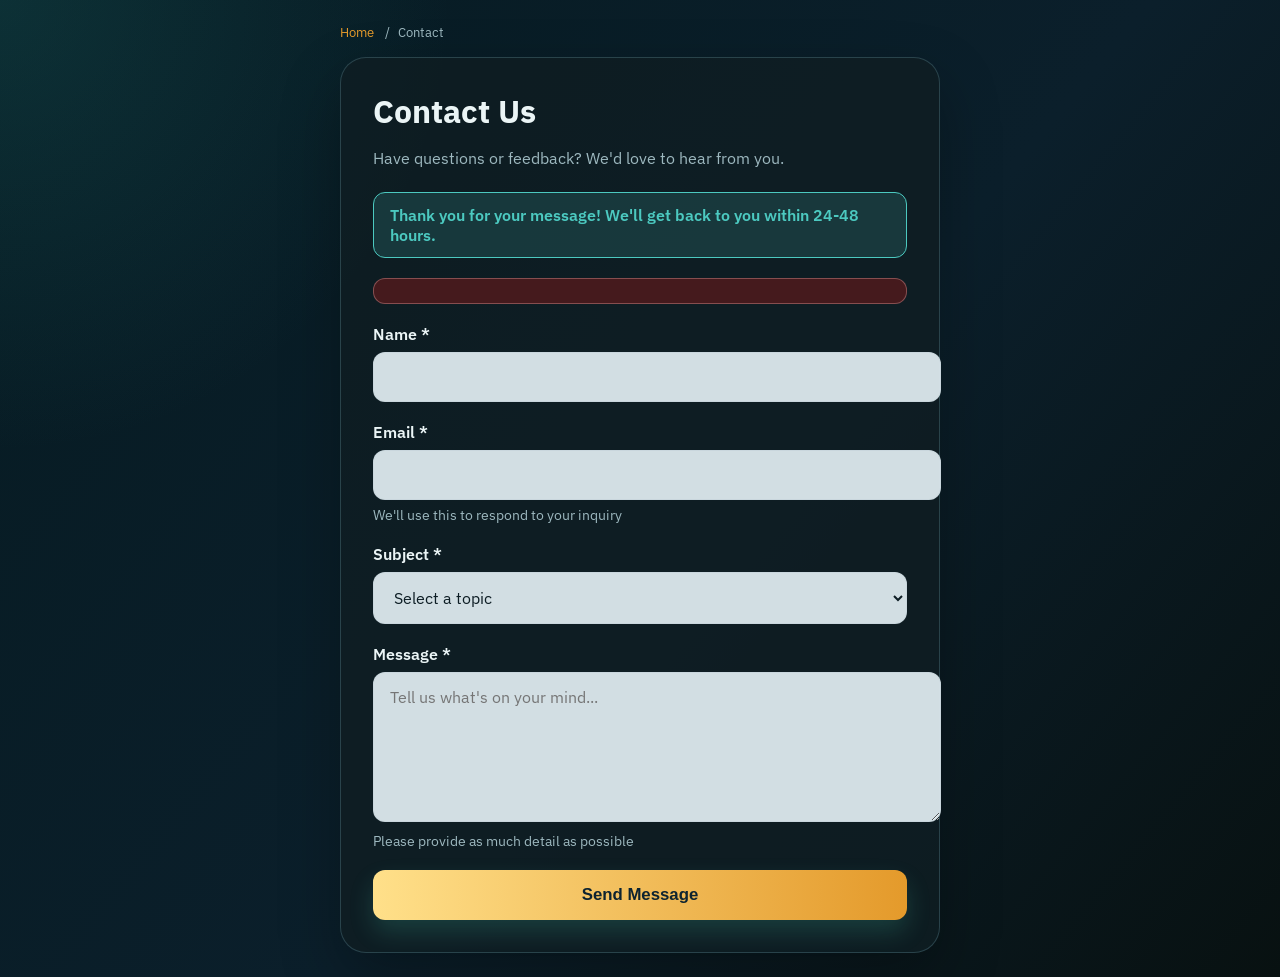
<file: contact.html>
<!DOCTYPE html>
<html lang="en" data-theme="dark">
<head>
  <meta charset="UTF-8">
  <meta name="viewport" content="width=device-width, initial-scale=1.0">
  <title>Contact Us - FinSight</title>
  <meta name="description" content="Get in touch with the FinSight team. We're here to help with your questions, feedback, and support requests.">
  <link rel="canonical" href="https://finsight.example.com/contact">
  <meta property="og:title" content="Contact Us - FinSight">
  <meta property="og:description" content="Get in touch with the FinSight team for support, feedback, or questions.">
  <meta property="og:type" content="website">
  <meta property="og:url" content="https://finsight.example.com/contact">
  <link rel="preconnect" href="https://fonts.googleapis.com">
  <link rel="preconnect" href="https://fonts.gstatic.com" crossorigin>
  <link href="https://fonts.googleapis.com/css2?family=IBM+Plex+Sans:wght@400;500;600&display=swap" rel="stylesheet">
  <style>
    :root {
      --bg: #061b22;
      --panel: rgba(15, 29, 35, 0.9);
      --panel-border: rgba(126, 180, 195, 0.25);
      --text: #ebf5f6;
      --muted: #9db8bf;
      --input: #dfeaf0;
      --primary-1: #ffe08a;
      --primary-2: #e49a2b;
      --error: #f8a6a6;
      --error-bg: rgba(122, 25, 25, 0.52);
      --success: #4cc9c0;
      --success-bg: rgba(76, 201, 192, 0.16);
    }
    body {
      margin: 0;
      min-height: 100vh;
      font-family: "IBM Plex Sans", sans-serif;
      background:
        radial-gradient(circle at top left, rgba(32, 111, 111, 0.26), transparent 28%),
        linear-gradient(130deg, #061b22 0%, #0b1f2b 55%, #081111 100%);
      color: var(--text);
      display: flex;
      align-items: center;
      justify-content: center;
      padding: 24px;
    }
    .container {
      width: 100%;
      max-width: 600px;
    }
    .card {
      background: var(--panel);
      border: 1px solid var(--panel-border);
      border-radius: 26px;
      padding: 32px;
      box-shadow: 0 25px 60px rgba(0, 0, 0, 0.28);
    }
    h1 {
      font-size: 2rem;
      margin: 0 0 8px;
      color: var(--text);
    }
    .subtitle {
      color: var(--muted);
      margin-bottom: 24px;
    }
    .back-link {
      display: inline-block;
      margin-bottom: 16px;
      color: #e49a2b;
      font-weight: 600;
    }
    .form-group {
      margin-bottom: 20px;
    }
    label {
      display: block;
      font-weight: 600;
      margin-bottom: 8px;
      color: var(--text);
    }
    input, textarea, select {
      width: 100%;
      border: 1px solid rgba(170, 190, 200, 0.25);
      border-radius: 12px;
      background: rgba(219, 231, 236, 0.96);
      color: #0d1d24;
      padding: 14px 16px;
      font-size: 1rem;
      font-family: inherit;
      outline: none;
      transition: border-color 0.2s, box-shadow 0.2s;
    }
    input:focus, textarea:focus, select:focus {
      border-color: rgba(92, 197, 187, 0.9);
      box-shadow: 0 0 0 3px rgba(116, 232, 214, 0.18);
    }
    textarea {
      min-height: 120px;
      resize: vertical;
    }
    .submit-btn {
      width: 100%;
      border: none;
      border-radius: 12px;
      padding: 15px 18px;
      font-size: 1.05rem;
      font-weight: 800;
      color: #0d2330;
      cursor: pointer;
      background: linear-gradient(90deg, var(--primary-1), var(--primary-2));
      box-shadow: 0 12px 24px rgba(70, 194, 170, 0.2);
      transition: filter 0.2s;
    }
    .submit-btn:hover {
      filter: brightness(1.03);
    }
    .submit-btn:disabled {
      opacity: 0.6;
      cursor: not-allowed;
    }
    .message {
      padding: 12px 16px;
      border-radius: 12px;
      margin-bottom: 20px;
      font-weight: 600;
      display: none;
    }
    .message.success {
      display: block;
      background: var(--success-bg);
      color: var(--success);
      border: 1px solid var(--success);
    }
    .message.error {
      display: block;
      background: var(--error-bg);
      color: var(--error);
      border: 1px solid rgba(255, 174, 174, 0.35);
    }
    .loading {
      display: none;
      text-align: center;
      padding: 20px;
      color: var(--muted);
    }
    .loading.active {
      display: block;
    }
    .spinner {
      width: 40px;
      height: 40px;
      border: 3px solid rgba(228, 154, 43, 0.3);
      border-top-color: #e49a2b;
      border-radius: 50%;
      animation: spin 1s linear infinite;
      margin: 0 auto 12px;
    }
    @keyframes spin {
      to { transform: rotate(360deg); }
    }
    .hint {
      font-size: 0.85rem;
      color: var(--muted);
      margin-top: 6px;
    }
    .breadcrumb {
      margin-bottom: 16px;
    }
    .breadcrumb-list {
      display: flex;
      list-style: none;
      margin: 0;
      padding: 0;
      gap: 8px;
      font-size: 13px;
    }
    .breadcrumb-item {
      color: var(--muted);
    }
    .breadcrumb-item a {
      color: #e49a2b;
      text-decoration: none;
    }
    .breadcrumb-item a:hover {
      text-decoration: underline;
    }
    .breadcrumb-item:not(:last-child)::after {
      content: "/";
      margin-left: 8px;
      color: var(--muted);
    }
    .breadcrumb-item.active {
      color: var(--muted);
    }
  </style>
</head>
<body>
  <div class="container">
    <nav class="breadcrumb" aria-label="Breadcrumb">
      <ol class="breadcrumb-list">
        <li class="breadcrumb-item">
          <a href="/">Home</a>
        </li>
        <li class="breadcrumb-item active" aria-current="page">
          Contact
        </li>
      </ol>
    </nav>
    <div class="card">
      <h1>Contact Us</h1>
      <p class="subtitle">Have questions or feedback? We'd love to hear from you.</p>

      <div id="success-message" class="message success">
        Thank you for your message! We'll get back to you within 24-48 hours.
      </div>
      <div id="error-message" class="message error"></div>

      <div id="loading" class="loading">
        <div class="spinner"></div>
        <p>Sending your message...</p>
      </div>

      <form id="contact-form">
        <div class="form-group">
          <label for="name">Name *</label>
          <input type="text" id="name" name="name" required autocomplete="name">
        </div>

        <div class="form-group">
          <label for="email">Email *</label>
          <input type="email" id="email" name="email" required autocomplete="email">
          <p class="hint">We'll use this to respond to your inquiry</p>
        </div>

        <div class="form-group">
          <label for="subject">Subject *</label>
          <select id="subject" name="subject" required>
            <option value="">Select a topic</option>
            <option value="general">General Inquiry</option>
            <option value="support">Technical Support</option>
            <option value="feedback">Feedback</option>
            <option value="bug">Bug Report</option>
            <option value="feature">Feature Request</option>
            <option value="security">Security Concern</option>
            <option value="other">Other</option>
          </select>
        </div>

        <div class="form-group">
          <label for="message">Message *</label>
          <textarea id="message" name="message" required placeholder="Tell us what's on your mind..."></textarea>
          <p class="hint">Please provide as much detail as possible</p>
        </div>

        <button type="submit" class="submit-btn" id="submit-btn">Send Message</button>
      </form>
    </div>
  </div>

  <script>
    document.getElementById('contact-form').addEventListener('submit', async function(e) {
      e.preventDefault();

      const form = this;
      const submitBtn = document.getElementById('submit-btn');
      const loading = document.getElementById('loading');
      const successMessage = document.getElementById('success-message');
      const errorMessage = document.getElementById('error-message');

      // Hide previous messages
      successMessage.style.display = 'none';
      errorMessage.style.display = 'none';

      // Show loading state
      submitBtn.disabled = true;
      loading.classList.add('active');

      // Get form data
      const formData = new FormData(form);
      const data = Object.fromEntries(formData);

      try {
        // Simulate API call (replace with actual endpoint)
        await new Promise(resolve => setTimeout(resolve, 1500));

        // For now, just show success (in production, send to actual API)
        // TODO: Implement actual API endpoint for contact form

        // Show success message
        successMessage.style.display = 'block';
        form.reset();

        // In production, you would do:
        // const response = await fetch('/api/contact', {
        //   method: 'POST',
        //   headers: { 'Content-Type': 'application/json' },
        //   body: JSON.stringify(data)
        // });
        // if (!response.ok) throw new Error('Failed to send message');

      } catch (error) {
        errorMessage.textContent = 'Failed to send your message. Please try again later.';
        errorMessage.style.display = 'block';
      } finally {
        submitBtn.disabled = false;
        loading.classList.remove('active');
      }
    });
  </script>
</body>
</html>
</file>
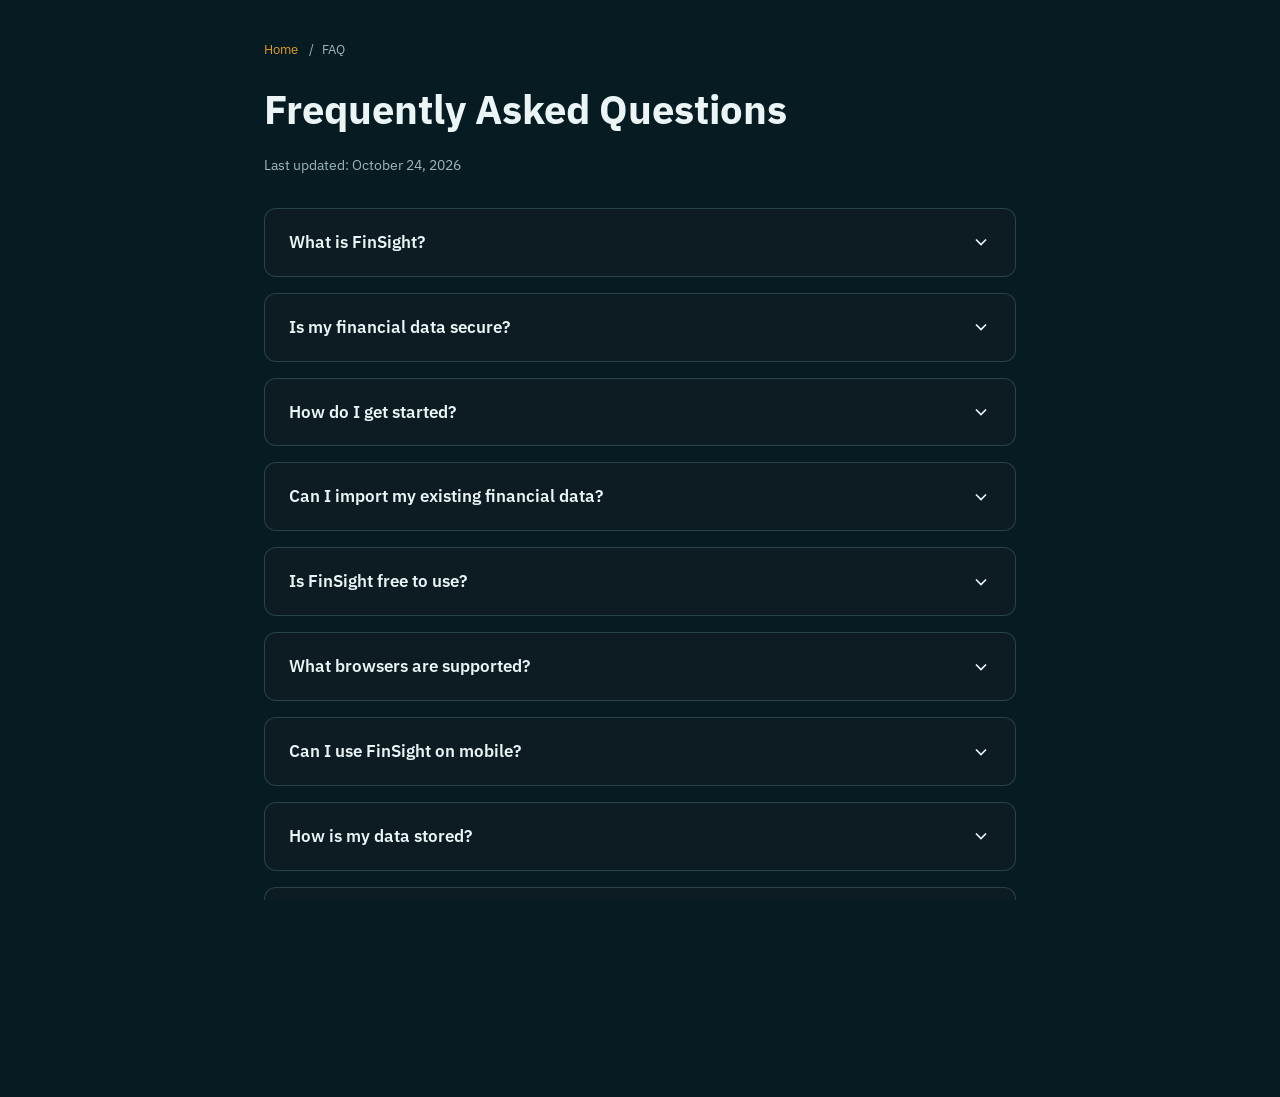
<file: faq.html>
<!DOCTYPE html>
<html lang="en" data-theme="dark">
<head>
  <meta charset="UTF-8">
  <meta name="viewport" content="width=device-width, initial-scale=1.0">
  <title>FAQ - FinSight</title>
  <meta name="description" content="Frequently asked questions about FinSight financial dashboard. Learn about features, security, data privacy, and how to get started.">
  <link rel="canonical" href="https://finsight.example.com/faq">
  <meta property="og:title" content="FAQ - FinSight">
  <meta property="og:description" content="Find answers to common questions about FinSight financial dashboard.">
  <meta property="og:type" content="website">
  <meta property="og:url" content="https://finsight.example.com/faq">
  <link rel="preconnect" href="https://fonts.googleapis.com">
  <link rel="preconnect" href="https://fonts.gstatic.com" crossorigin>
  <link href="https://fonts.googleapis.com/css2?family=IBM+Plex+Sans:wght@400;500;600&display=swap" rel="stylesheet">
  <link rel="stylesheet" href="styles.css">
  <style>
    :root {
      --bg: #061b22;
      --panel: rgba(15, 29, 35, 0.9);
      --text: #ebf5f6;
      --muted: #9db8bf;
      --border: rgba(126, 180, 195, 0.25);
      --primary: #e49a2b;
    }
    body {
      margin: 0;
      min-height: 100vh;
      font-family: "IBM Plex Sans", sans-serif;
      background: var(--bg);
      color: var(--text);
      line-height: 1.6;
    }
    .container {
      max-width: 800px;
      margin: 0 auto;
      padding: 40px 24px;
    }
    h1 {
      font-size: 2.5rem;
      margin-bottom: 12px;
      color: var(--text);
    }
    .last-updated {
      color: var(--muted);
      font-size: 0.9rem;
      margin-bottom: 32px;
    }
    .back-link {
      display: inline-block;
      margin-bottom: 24px;
      color: var(--primary);
      font-weight: 600;
    }
    .faq-item {
      margin-bottom: 16px;
      border: 1px solid var(--border);
      border-radius: 12px;
      overflow: hidden;
      background: var(--panel);
    }
    .faq-question {
      width: 100%;
      padding: 20px 24px;
      background: none;
      border: none;
      text-align: left;
      font-family: inherit;
      font-size: 1.05rem;
      font-weight: 600;
      color: var(--text);
      cursor: pointer;
      display: flex;
      justify-content: space-between;
      align-items: center;
      transition: background 0.2s;
    }
    .faq-question:hover {
      background: rgba(126, 180, 195, 0.05);
    }
    .faq-question .icon {
      width: 20px;
      height: 20px;
      transition: transform 0.3s;
      flex-shrink: 0;
    }
    .faq-item.active .faq-question .icon {
      transform: rotate(180deg);
    }
    .faq-answer {
      max-height: 0;
      overflow: hidden;
      transition: max-height 0.3s ease-out;
    }
    .faq-answer-content {
      padding: 0 24px 20px;
      color: var(--muted);
    }
    .faq-item.active .faq-answer {
      max-height: 500px;
    }
    a {
      color: var(--primary);
      text-decoration: none;
    }
    a:hover {
      text-decoration: underline;
    }
    .breadcrumb {
      margin-bottom: 16px;
    }
    .breadcrumb-list {
      display: flex;
      list-style: none;
      margin: 0;
      padding: 0;
      gap: 8px;
      font-size: 13px;
    }
    .breadcrumb-item {
      color: var(--muted);
    }
    .breadcrumb-item a {
      color: var(--primary);
      text-decoration: none;
    }
    .breadcrumb-item a:hover {
      text-decoration: underline;
    }
    .breadcrumb-item:not(:last-child)::after {
      content: "/";
      margin-left: 8px;
      color: var(--muted);
    }
    .breadcrumb-item.active {
      color: var(--muted);
    }
  </style>
</head>
<body>
  <div class="container">
    <nav class="breadcrumb" aria-label="Breadcrumb">
      <ol class="breadcrumb-list">
        <li class="breadcrumb-item">
          <a href="/">Home</a>
        </li>
        <li class="breadcrumb-item active" aria-current="page">
          FAQ
        </li>
      </ol>
    </nav>
    <h1>Frequently Asked Questions</h1>
    <p class="last-updated">Last updated: October 24, 2026</p>

    <div class="faq-item">
      <button class="faq-question">
        What is FinSight?
        <svg class="icon" viewBox="0 0 24 24" fill="none" stroke="currentColor" stroke-width="2">
          <polyline points="6 9 12 15 18 9"></polyline>
        </svg>
      </button>
      <div class="faq-answer">
        <div class="faq-answer-content">
          FinSight is a personal financial dashboard that helps you track accounts, monitor transactions, analyze cash flow, and manage your investments in one secure place. It's designed for individuals and small businesses who want better visibility into their finances.
        </div>
      </div>
    </div>

    <div class="faq-item">
      <button class="faq-question">
        Is my financial data secure?
        <svg class="icon" viewBox="0 0 24 24" fill="none" stroke="currentColor" stroke-width="2">
          <polyline points="6 9 12 15 18 9"></polyline>
        </svg>
      </button>
      <div class="faq-answer">
        <div class="faq-answer-content">
          Yes. We use industry-standard security measures including bcrypt password hashing, HTTP-only secure cookies, user-scoped database queries, and rate limiting to protect your data. All data is transmitted over HTTPS. Learn more in our <a href="/privacy">Privacy Policy</a>.
        </div>
      </div>
    </div>

    <div class="faq-item">
      <button class="faq-question">
        How do I get started?
        <svg class="icon" viewBox="0 0 24 24" fill="none" stroke="currentColor" stroke-width="2">
          <polyline points="6 9 12 15 18 9"></polyline>
        </svg>
      </button>
      <div class="faq-answer">
        <div class="faq-answer-content">
          Simply <a href="/login">create an account</a> with your email and a secure password (minimum 12 characters). After email verification, you'll have access to a pre-configured dashboard with a Cash account and starter expense categories. You can then add more accounts, import transactions, and customize your categories.
        </div>
      </div>
    </div>

    <div class="faq-item">
      <button class="faq-question">
        Can I import my existing financial data?
        <svg class="icon" viewBox="0 0 24 24" fill="none" stroke="currentColor" stroke-width="2">
          <polyline points="6 9 12 15 18 9"></polyline>
        </svg>
      </button>
      <div class="faq-answer">
        <div class="faq-answer-content">
          CSV import functionality is planned for a future release. Currently, you can manually add transactions or use the API to programmatically import your data. Contact us if you need assistance with data migration.
        </div>
      </div>
    </div>

    <div class="faq-item">
      <button class="faq-question">
        Is FinSight free to use?
        <svg class="icon" viewBox="0 0 24 24" fill="none" stroke="currentColor" stroke-width="2">
          <polyline points="6 9 12 15 18 9"></polyline>
        </svg>
      </button>
      <div class="faq-answer">
        <div class="faq-answer-content">
          Yes, FinSight is currently free to use. We may introduce premium features in the future, but core financial tracking will remain free. Your data is yours - you can export it at any time.
        </div>
      </div>
    </div>

    <div class="faq-item">
      <button class="faq-question">
        What browsers are supported?
        <svg class="icon" viewBox="0 0 24 24" fill="none" stroke="currentColor" stroke-width="2">
          <polyline points="6 9 12 15 18 9"></polyline>
        </svg>
      </button>
      <div class="faq-answer">
        <div class="faq-answer-content">
          FinSight works on all modern browsers including Chrome, Firefox, Safari, and Edge. We recommend using the latest version of your browser for the best experience and security.
        </div>
      </div>
    </div>

    <div class="faq-item">
      <button class="faq-question">
        Can I use FinSight on mobile?
        <svg class="icon" viewBox="0 0 24 24" fill="none" stroke="currentColor" stroke-width="2">
          <polyline points="6 9 12 15 18 9"></polyline>
        </svg>
      </button>
      <div class="faq-answer">
        <div class="faq-answer-content">
          Yes, FinSight is fully responsive and works on mobile devices, tablets, and desktop computers. The interface adapts to your screen size for optimal viewing.
        </div>
      </div>
    </div>

    <div class="faq-item">
      <button class="faq-question">
        How is my data stored?
        <svg class="icon" viewBox="0 0 24 24" fill="none" stroke="currentColor" stroke-width="2">
          <polyline points="6 9 12 15 18 9"></polyline>
        </svg>
      </button>
      <div class="faq-answer">
        <div class="faq-answer-content">
          Your data is stored in your own database. In local development, this is SQLite. For production deployment, we recommend PostgreSQL. You control where your data lives - self-host or use a cloud provider of your choice.
        </div>
      </div>
    </div>

    <div class="faq-item">
      <button class="faq-question">
        What happens if I delete my account?
        <svg class="icon" viewBox="0 0 24 24" fill="none" stroke="currentColor" stroke-width="2">
          <polyline points="6 9 12 15 18 9"></polyline>
        </svg>
      </button>
      <div class="faq-answer">
        <div class="faq-answer-content">
          When you delete your account, all your personal information and financial data are permanently removed from the database. This action cannot be undone. We recommend exporting your data before deletion if you want to keep a copy.
        </div>
      </div>
    </div>

    <div class="faq-item">
      <button class="faq-question">
        How do I report a bug or request a feature?
        <svg class="icon" viewBox="0 0 24 24" fill="none" stroke="currentColor" stroke-width="2">
          <polyline points="6 9 12 15 18 9"></polyline>
        </svg>
      </button>
      <div class="faq-answer">
        <div class="faq-answer-content">
          Please use our <a href="/contact">contact form</a> to report bugs or request features. We appreciate your feedback and use it to improve FinSight.
        </div>
      </div>
    </div>
  </div>

  <script>
    document.querySelectorAll('.faq-question').forEach(button => {
      button.addEventListener('click', () => {
        const faqItem = button.parentElement;
        const isActive = faqItem.classList.contains('active');

        // Close all other FAQ items
        document.querySelectorAll('.faq-item').forEach(item => {
          item.classList.remove('active');
        });

        // Toggle current item
        if (!isActive) {
          faqItem.classList.add('active');
        }
      });
    });
  </script>
</body>
</html>
</file>
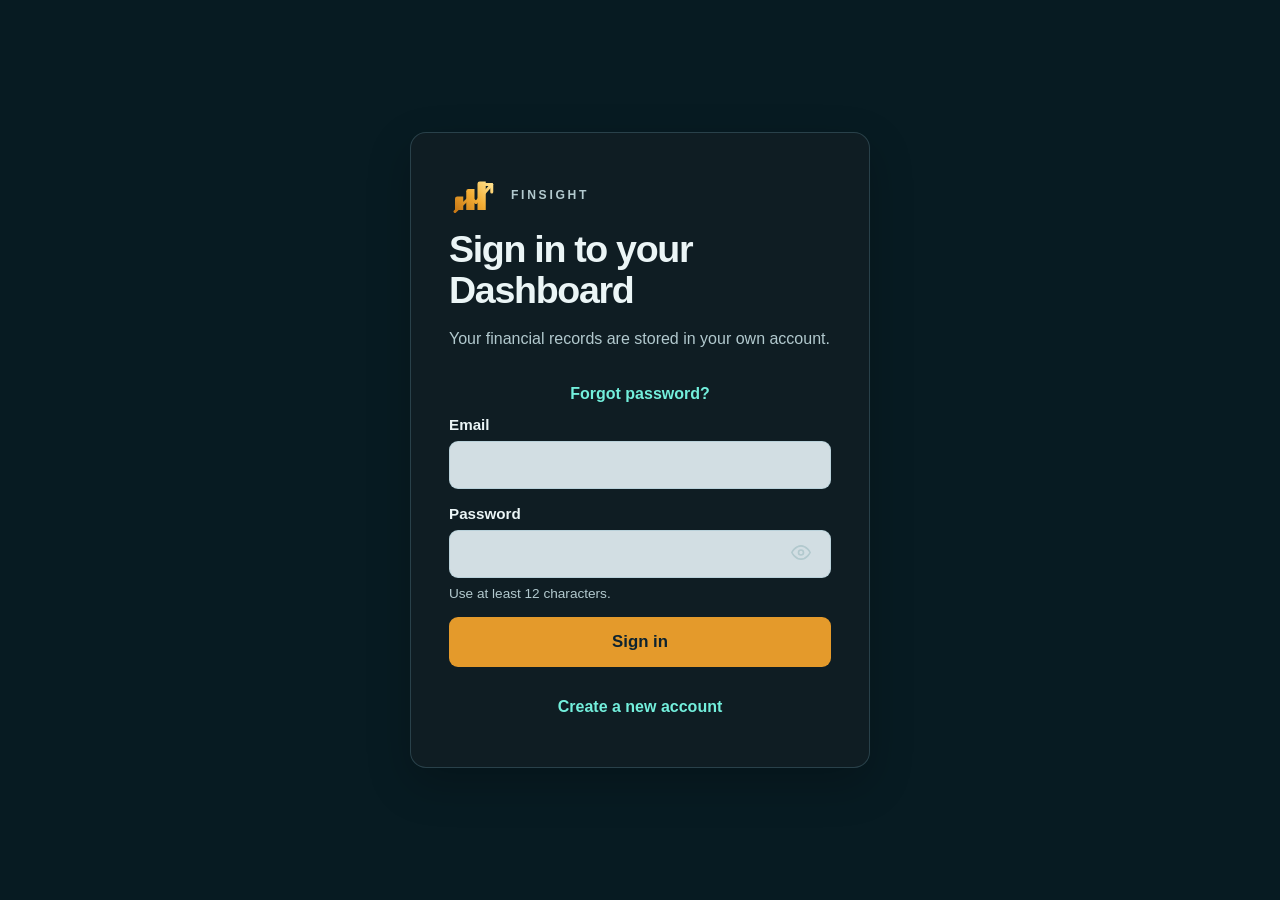
<file: login.html>
<!DOCTYPE html>
<html lang="en" data-theme="dark">
  <head>
    <meta charset="UTF-8" />
    <meta name="viewport" content="width=device-width, initial-scale=1.0" />
    <title>Sign In - FinSight Financial Dashboard</title>
    <meta name="description" content="Sign in to your FinSight financial dashboard to manage your personal ledger, track expenses, and monitor your investments securely." />
    <link rel="canonical" href="https://finsight.example.com/login" />
    <meta property="og:title" content="Sign In - FinSight Financial Dashboard" />
    <meta property="og:description" content="Secure sign in to your personal financial dashboard. Track expenses, manage accounts, and monitor investments." />
    <meta property="og:type" content="website" />
    <meta property="og:url" content="https://finsight.example.com/login" />
    <meta property="og:image" content="https://finsight.example.com/og-image.png" />
    <meta name="twitter:card" content="summary_large_image" />
    <meta name="twitter:title" content="Sign In - FinSight Financial Dashboard" />
    <meta name="twitter:description" content="Secure sign in to your personal financial dashboard." />
    <style>
      :root {
        --bg: #061b22;
        --panel: rgba(15, 29, 35, 0.9);
        --panel-border: rgba(126, 180, 195, 0.25);
        --text: #ebf5f6;
        --muted: #9db8bf;
        --input: #dfeaf0;
        --primary-1: #ffe08a;
        --primary-2: #e49a2b;
        --error: #f8a6a6;
        --error-bg: rgba(122, 25, 25, 0.52);
        --shadow: rgba(0, 0, 0, 0.28);
      }

      * { box-sizing: border-box; }

      body {
        margin: 0;
        min-height: 100vh;
        display: grid;
        place-items: center;
        font-family: "Segoe UI", Tahoma, Geneva, Verdana, sans-serif;
        background:
          radial-gradient(circle at top left, rgba(32, 111, 111, 0.26), transparent 28%),
          linear-gradient(130deg, #061b22 0%, #0b1f2b 55%, #081111 100%);
        color: var(--text);
      }

      .auth-shell {
        width: min(100%, 500px);
        padding: 24px;
      }

      .auth-card {
        background: var(--panel);
        border: 1px solid var(--panel-border);
        border-radius: 26px;
        box-shadow: 0 25px 60px var(--shadow);
        padding: 28px 28px 22px;
      }

      .brand {
        display: flex;
        align-items: center;
        gap: 14px;
        margin-bottom: 6px;
      }

      .brand-logo {
        display: block;
        width: 48px;
        height: 48px;
        flex: 0 0 48px;
      }

      .brand-label {
        color: var(--muted);
        letter-spacing: 0.22em;
        text-transform: uppercase;
        font-size: 0.76rem;
        font-weight: 700;
        margin: 0;
      }

      h1 {
        font-size: clamp(2rem, 3vw, 2.4rem);
        line-height: 1.1;
        margin: 10px 0 16px;
      }

      .subtitle {
        color: var(--muted);
        font-size: 1.05rem;
        margin: 0 0 20px;
      }

      .form-error {
        display: none;
        width: 100%;
        margin: 0 0 16px;
        padding: 12px 14px;
        border-radius: 12px;
        color: #fff1f1;
        background: var(--error-bg);
        border: 1px solid rgba(255, 174, 174, 0.35);
        font-weight: 600;
      }

      .form-error.visible {
        display: block;
      }

      .hidden {
        display: none !important;
      }

      .field {
        margin-bottom: 16px;
      }

      label {
        display: block;
        font-size: 0.95rem;
        font-weight: 700;
        margin: 0 0 8px;
      }

      input {
        width: 100%;
        border: 1px solid rgba(170, 190, 200, 0.25);
        border-radius: 12px;
        background: rgba(219, 231, 236, 0.96);
        color: #0d1d24;
        padding: 14px 16px;
        font-size: 1.05rem;
        outline: none;
      }

      input:focus {
        border-color: rgba(92, 197, 187, 0.9);
        box-shadow: 0 0 0 3px rgba(116, 232, 214, 0.18);
      }

      .hint {
        font-size: 0.85rem;
        color: var(--muted);
        margin-top: 8px;
        display: block;
      }

      .primary-btn {
        width: 100%;
        border: none;
        border-radius: 12px;
        padding: 15px 18px;
        font-size: 1.05rem;
        font-weight: 800;
        color: #0d2330;
        cursor: pointer;
        background: linear-gradient(90deg, var(--primary-1), var(--primary-2));
        box-shadow: 0 12px 24px rgba(70, 194, 170, 0.2);
      }

      .primary-btn:hover { filter: brightness(1.03); }

      .secondary-link {
        display: block;
        width: 100%;
        margin-top: 18px;
        text-align: center;
        background: none;
        border: none;
        color: var(--text);
        font-weight: 700;
        font-size: 1rem;
        cursor: pointer;
        padding: 8px;
      }

      @media (max-width: 520px) {
        .auth-card { padding: 22px 18px; }
        h1 { font-size: 2rem; }
      }

      :root {
        --panel: #0f1d23;
        --panel-border: rgba(126, 180, 195, 0.24);
        --text: #ebf5f6;
        --muted: #b2c9ce;
      }
      body {
        min-width: 320px;
        padding: max(16px, env(safe-area-inset-top)) 16px max(16px, env(safe-area-inset-bottom));
        background: #071b22;
      }
      .auth-shell { width: min(100%, 460px); padding: 0; }
      .auth-card {
        border-radius: 16px;
        box-shadow: 0 16px 44px rgba(0, 0, 0, .22);
        padding: clamp(22px, 5vw, 38px);
      }
      h1 { font-size: clamp(1.8rem, 6vw, 2.35rem); letter-spacing: -.035em; }
      .subtitle { font-size: 1rem; line-height: 1.55; }
      input {
        min-height: 48px;
        border-radius: 9px;
        font-size: 1rem;
        border-color: rgba(126, 180, 195, .3);
      }
      input:focus-visible, button:focus-visible {
        outline: 3px solid #73efdc;
        outline-offset: 3px;
      }
      .primary-btn {
        min-height: 48px;
        border-radius: 9px;
        background: #e49a2b;
        box-shadow: none;
        transition: filter 160ms ease, transform 160ms ease;
      }
      .primary-btn:hover { filter: brightness(1.08); transform: translateY(-1px); }
      .secondary-link { min-height: 44px; color: #73efdc; }
      .brand-logo { border-radius: 8px; }
      @media (max-width: 380px) {
        body { padding-inline: 12px; }
        .auth-card { padding: 20px 16px; }
        .brand-logo { width: 40px; height: 40px; flex-basis: 40px; }
      }
      @media (prefers-reduced-motion: reduce) {
        *, *::before, *::after { scroll-behavior: auto !important; transition-duration: .01ms !important; }
      }
    </style>
  </head>
  <body>
    <main class="auth-shell">
        <section class="auth-card" aria-labelledby="auth-heading">
        <div class="brand" aria-label="FinSight logo">
          <img class="brand-logo" src="/logo.svg" alt="FinSight Logo" loading="lazy">
          <p class="brand-label">FinSight</p>
        </div>

        <h1 id="auth-heading">Sign in to your Dashboard</h1>
        <p id="auth-lead" class="subtitle">Your financial records are stored in your own account.</p>

        <p id="auth-error" class="form-error" role="alert"></p>
        <button id="request-password-reset" type="button" class="secondary-link">Forgot password?</button>

        <form id="auth-form">
          <div class="field hidden" id="name-field">
            <label for="name">Name</label>
            <input id="name" name="name" type="text" autocomplete="name" />
          </div>

          <div class="field">
            <label for="email">Email</label>
            <input id="email" name="email" type="email" autocomplete="email" required />
          </div>

          <div class="field">
            <label for="password">Password</label>
            <div style="position: relative;">
              <input id="password" name="password" type="password" autocomplete="current-password" required style="padding-right: 48px;" />
              <button type="button" id="toggle-password" style="position: absolute; right: 12px; top: 50%; transform: translateY(-50%); background: none; border: none; cursor: pointer; color: var(--muted); padding: 8px;" aria-label="Toggle password visibility">
                <svg id="eye-icon" width="20" height="20" viewBox="0 0 24 24" fill="none" stroke="currentColor" stroke-width="2" stroke-linecap="round" stroke-linejoin="round">
                  <path d="M1 12s4-8 11-8 11 8 11 8-4 8-11 8-11-8-11-8z"></path>
                  <circle cx="12" cy="12" r="3"></circle>
                </svg>
                <svg id="eye-off-icon" width="20" height="20" viewBox="0 0 24 24" fill="none" stroke="currentColor" stroke-width="2" stroke-linecap="round" stroke-linejoin="round" style="display: none;">
                  <path d="M17.94 17.94A10.07 10.07 0 0 1 12 20c-7 0-11-8-11-8a18.45 18.45 0 0 1 5.06-5.94M9.9 4.24A9.12 9.12 0 0 1 12 4c7 0 11 8 11 8a18.5 18.5 0 0 1-2.16 3.19m-6.72-1.07a3 3 0 1 1-4.24-4.24"></path>
                  <line x1="1" y1="1" x2="23" y2="23"></line>
                </svg>
              </button>
            </div>
            <small class="hint">Use at least 12 characters.</small>
          </div>

          <button id="auth-submit" type="submit" class="primary-btn">Sign in</button>
        </form>

        <button id="auth-mode-toggle" type="button" class="secondary-link">Create a new account</button>
      </section>
    </main>

    <script src="/login.js" defer></script>
  </body>
</html>
</file>
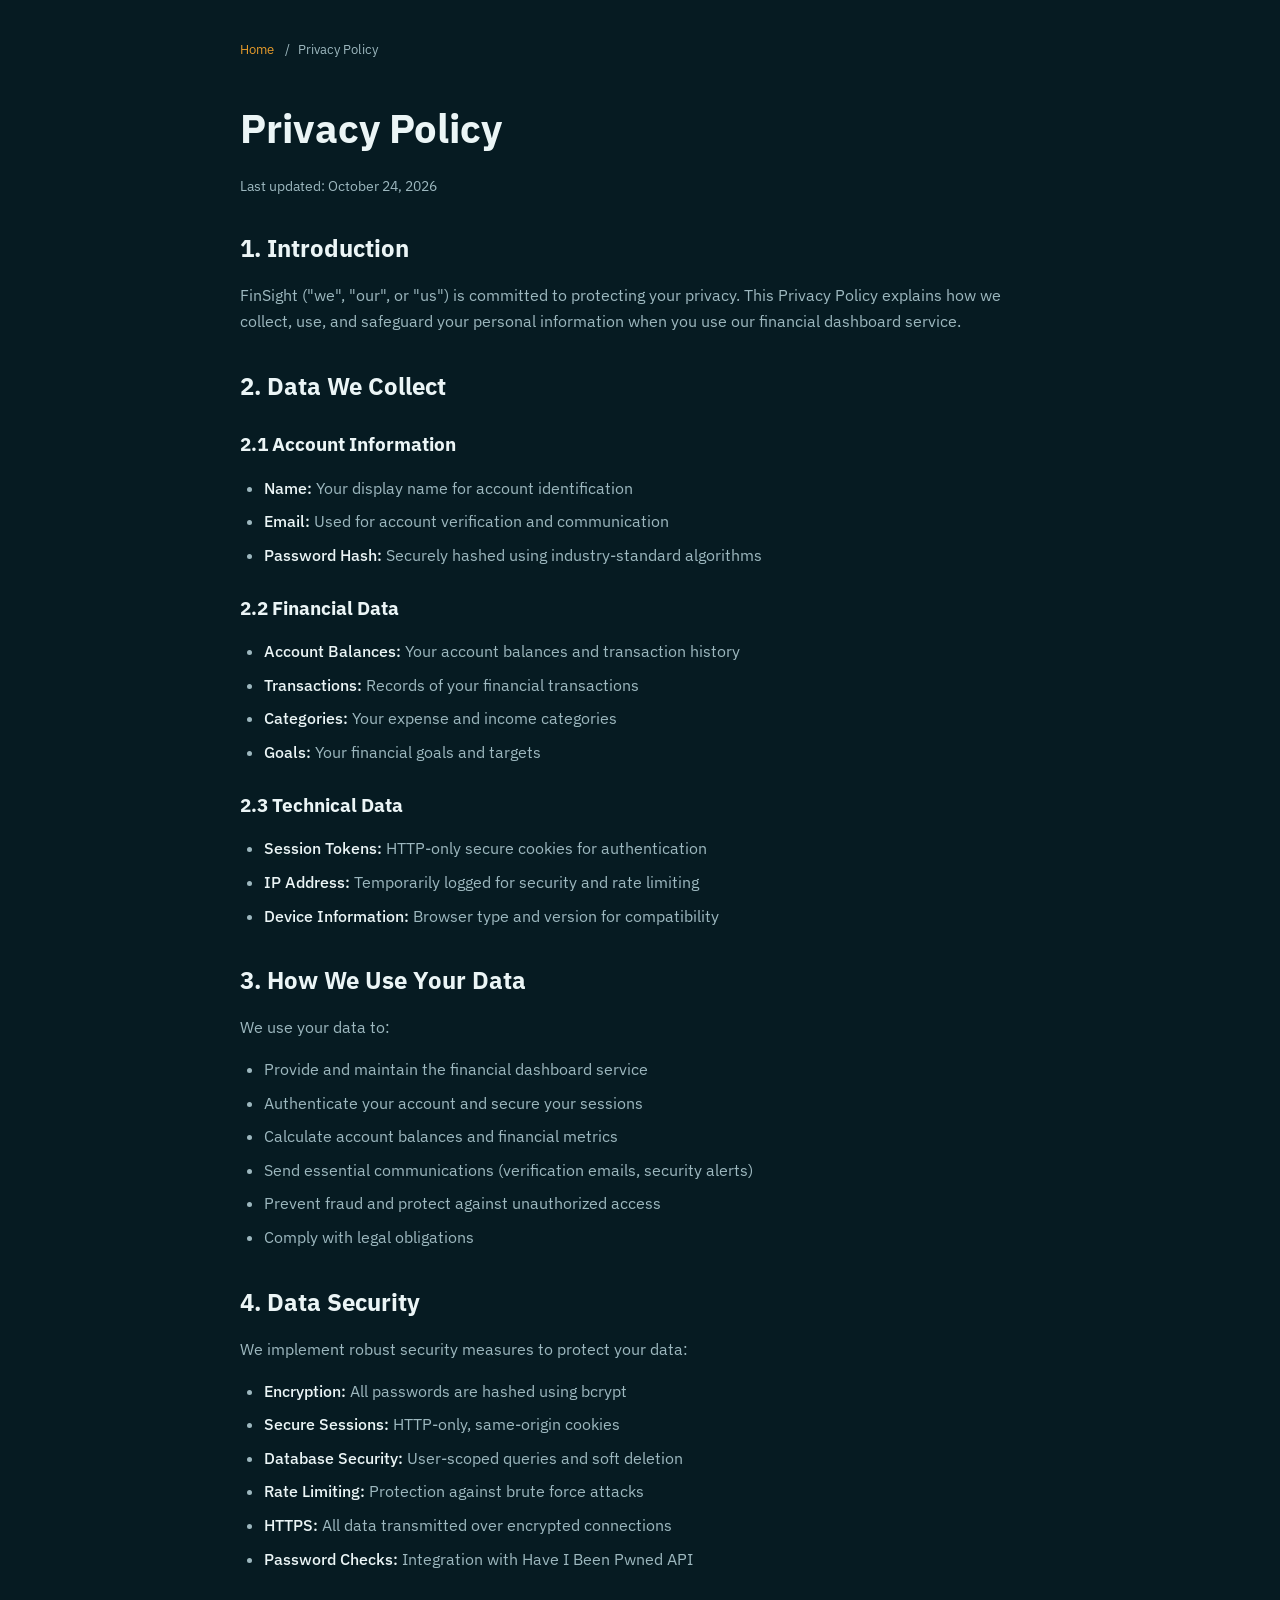
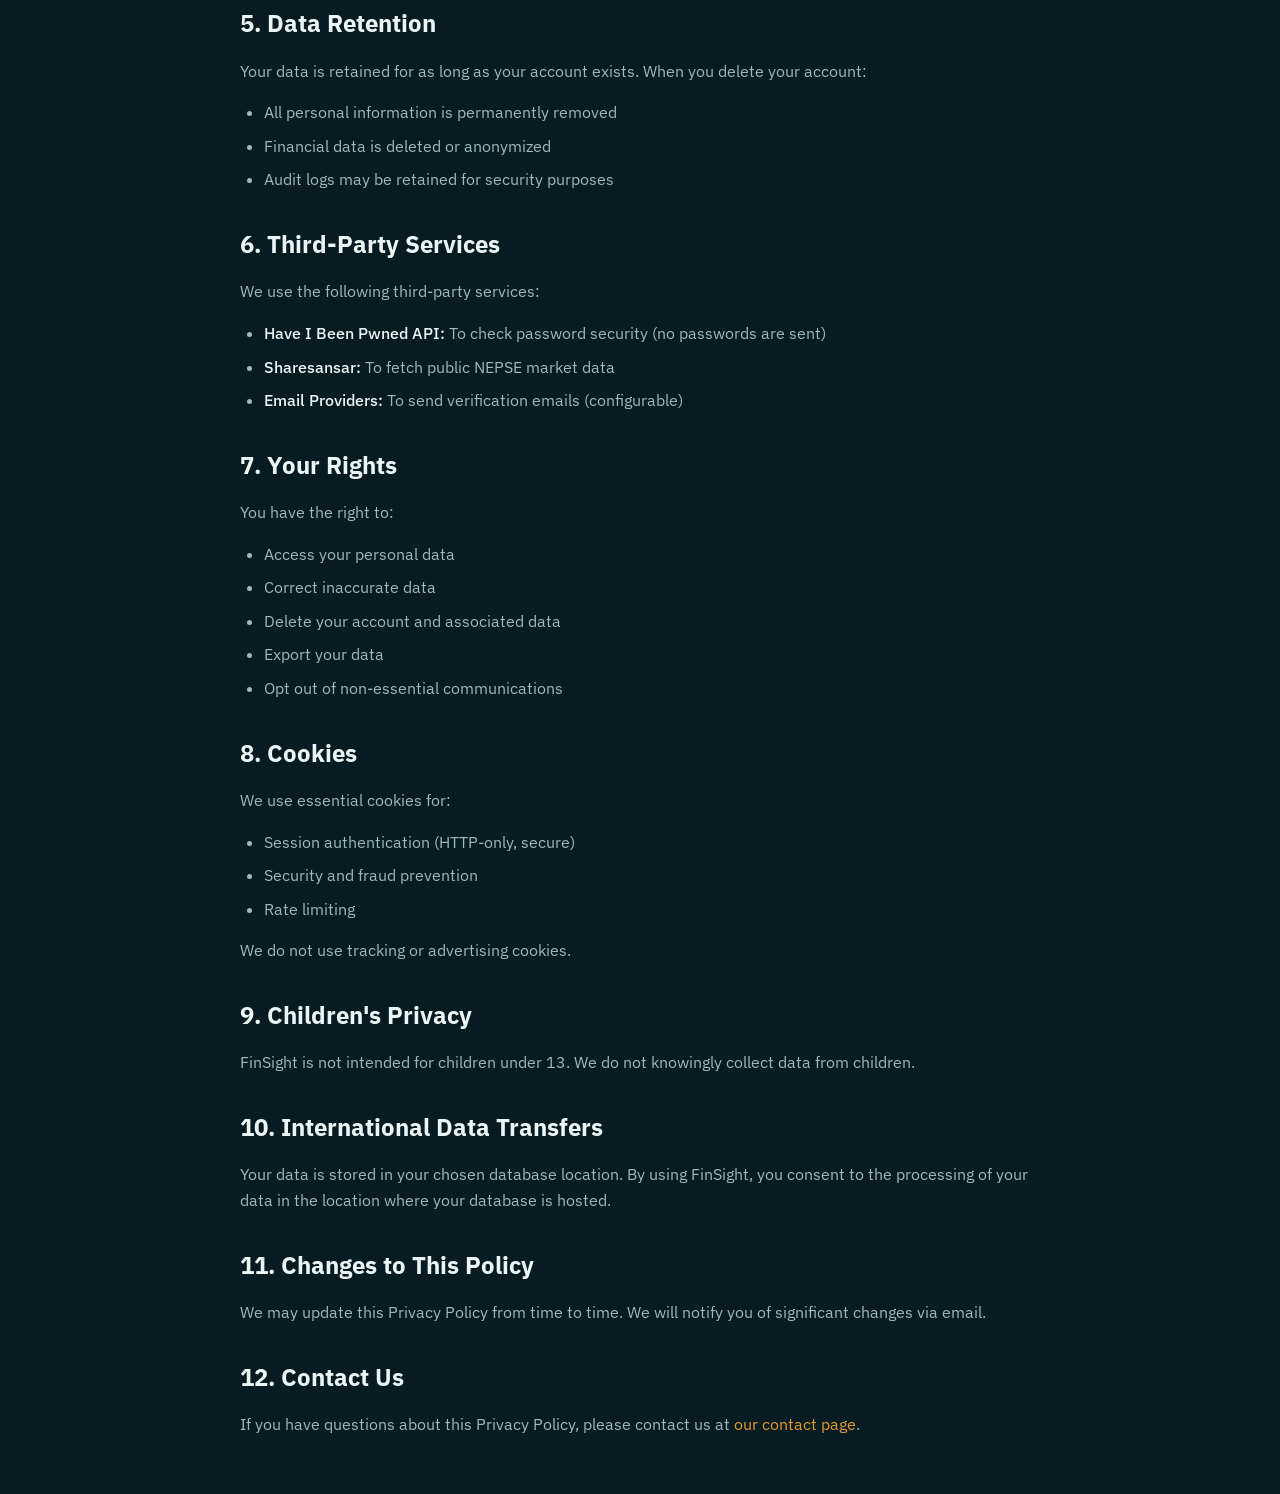
<file: privacy.html>
<!DOCTYPE html>
<html lang="en" data-theme="dark">
<head>
  <meta charset="UTF-8">
  <meta name="viewport" content="width=device-width, initial-scale=1.0">
  <title>Privacy Policy - FinSight</title>
  <meta name="description" content="Learn how FinSight protects your data. Our privacy policy covers data collection, storage, security measures, and your rights as a user.">
  <link rel="canonical" href="https://finsight.example.com/privacy">
  <meta property="og:title" content="Privacy Policy - FinSight">
  <meta property="og:description" content="Learn how FinSight protects your financial data with enterprise-grade security and privacy controls.">
  <meta property="og:type" content="website">
  <meta property="og:url" content="https://finsight.example.com/privacy">
  <link rel="preconnect" href="https://fonts.googleapis.com">
  <link rel="preconnect" href="https://fonts.gstatic.com" crossorigin>
  <link href="https://fonts.googleapis.com/css2?family=IBM+Plex+Sans:wght@400;500;600&display=swap" rel="stylesheet">
  <style>
    :root {
      --bg: #061b22;
      --panel: rgba(15, 29, 35, 0.9);
      --text: #ebf5f6;
      --muted: #9db8bf;
      --border: rgba(126, 180, 195, 0.25);
    }
    body {
      margin: 0;
      min-height: 100vh;
      font-family: "IBM Plex Sans", sans-serif;
      background: var(--bg);
      color: var(--text);
      line-height: 1.6;
    }
    .container {
      max-width: 800px;
      margin: 0 auto;
      padding: 40px 24px;
    }
    h1 {
      font-size: 2.5rem;
      margin-bottom: 12px;
      color: var(--text);
    }
    .last-updated {
      color: var(--muted);
      font-size: 0.9rem;
      margin-bottom: 32px;
    }
    h2 {
      font-size: 1.5rem;
      margin-top: 32px;
      margin-bottom: 16px;
      color: var(--text);
    }
    h3 {
      font-size: 1.2rem;
      margin-top: 24px;
      margin-bottom: 12px;
      color: var(--text);
    }
    p {
      margin-bottom: 16px;
      color: var(--muted);
    }
    ul {
      margin-bottom: 16px;
      padding-left: 24px;
      color: var(--muted);
    }
    li {
      margin-bottom: 8px;
    }
    a {
      color: #e49a2b;
      text-decoration: none;
    }
    a:hover {
      text-decoration: underline;
    }
    .back-link {
      display: inline-block;
      margin-bottom: 24px;
      color: #e49a2b;
      font-weight: 600;
    }
    .highlight {
      color: var(--text);
      font-weight: 500;
    }
    .breadcrumb {
      margin-bottom: 16px;
    }
    .breadcrumb-list {
      display: flex;
      list-style: none;
      margin: 0;
      padding: 0;
      gap: 8px;
      font-size: 13px;
    }
    .breadcrumb-item {
      color: var(--muted);
    }
    .breadcrumb-item a {
      color: #e49a2b;
      text-decoration: none;
    }
    .breadcrumb-item a:hover {
      text-decoration: underline;
    }
    .breadcrumb-item:not(:last-child)::after {
      content: "/";
      margin-left: 8px;
      color: var(--muted);
    }
    .breadcrumb-item.active {
      color: var(--muted);
    }
  </style>
</head>
<body>
  <div class="container">
    <nav class="breadcrumb" aria-label="Breadcrumb">
      <ol class="breadcrumb-list">
        <li class="breadcrumb-item">
          <a href="/">Home</a>
        </li>
        <li class="breadcrumb-item active" aria-current="page">
          Privacy Policy
        </li>
      </ol>
    </nav>
    <h1>Privacy Policy</h1>
    <p class="last-updated">Last updated: October 24, 2026</p>

    <h2>1. Introduction</h2>
    <p>FinSight ("we", "our", or "us") is committed to protecting your privacy. This Privacy Policy explains how we collect, use, and safeguard your personal information when you use our financial dashboard service.</p>

    <h2>2. Data We Collect</h2>
    <h3>2.1 Account Information</h3>
    <ul>
      <li><span class="highlight">Name:</span> Your display name for account identification</li>
      <li><span class="highlight">Email:</span> Used for account verification and communication</li>
      <li><span class="highlight">Password Hash:</span> Securely hashed using industry-standard algorithms</li>
    </ul>

    <h3>2.2 Financial Data</h3>
    <ul>
      <li><span class="highlight">Account Balances:</span> Your account balances and transaction history</li>
      <li><span class="highlight">Transactions:</span> Records of your financial transactions</li>
      <li><span class="highlight">Categories:</span> Your expense and income categories</li>
      <li><span class="highlight">Goals:</span> Your financial goals and targets</li>
    </ul>

    <h3>2.3 Technical Data</h3>
    <ul>
      <li><span class="highlight">Session Tokens:</span> HTTP-only secure cookies for authentication</li>
      <li><span class="highlight">IP Address:</span> Temporarily logged for security and rate limiting</li>
      <li><span class="highlight">Device Information:</span> Browser type and version for compatibility</li>
    </ul>

    <h2>3. How We Use Your Data</h2>
    <p>We use your data to:</p>
    <ul>
      <li>Provide and maintain the financial dashboard service</li>
      <li>Authenticate your account and secure your sessions</li>
      <li>Calculate account balances and financial metrics</li>
      <li>Send essential communications (verification emails, security alerts)</li>
      <li>Prevent fraud and protect against unauthorized access</li>
      <li>Comply with legal obligations</li>
    </ul>

    <h2>4. Data Security</h2>
    <p>We implement robust security measures to protect your data:</p>
    <ul>
      <li><span class="highlight">Encryption:</span> All passwords are hashed using bcrypt</li>
      <li><span class="highlight">Secure Sessions:</span> HTTP-only, same-origin cookies</li>
      <li><span class="highlight">Database Security:</span> User-scoped queries and soft deletion</li>
      <li><span class="highlight">Rate Limiting:</span> Protection against brute force attacks</li>
      <li><span class="highlight">HTTPS:</span> All data transmitted over encrypted connections</li>
      <li><span class="highlight">Password Checks:</span> Integration with Have I Been Pwned API</li>
    </ul>

    <h2>5. Data Retention</h2>
    <p>Your data is retained for as long as your account exists. When you delete your account:</p>
    <ul>
      <li>All personal information is permanently removed</li>
      <li>Financial data is deleted or anonymized</li>
      <li>Audit logs may be retained for security purposes</li>
    </ul>

    <h2>6. Third-Party Services</h2>
    <p>We use the following third-party services:</p>
    <ul>
      <li><span class="highlight">Have I Been Pwned API:</span> To check password security (no passwords are sent)</li>
      <li><span class="highlight">Sharesansar:</span> To fetch public NEPSE market data</li>
      <li><span class="highlight">Email Providers:</span> To send verification emails (configurable)</li>
    </ul>

    <h2>7. Your Rights</h2>
    <p>You have the right to:</p>
    <ul>
      <li>Access your personal data</li>
      <li>Correct inaccurate data</li>
      <li>Delete your account and associated data</li>
      <li>Export your data</li>
      <li>Opt out of non-essential communications</li>
    </ul>

    <h2>8. Cookies</h2>
    <p>We use essential cookies for:</p>
    <ul>
      <li>Session authentication (HTTP-only, secure)</li>
      <li>Security and fraud prevention</li>
      <li>Rate limiting</li>
    </ul>
    <p>We do not use tracking or advertising cookies.</p>

    <h2>9. Children's Privacy</h2>
    <p>FinSight is not intended for children under 13. We do not knowingly collect data from children.</p>

    <h2>10. International Data Transfers</h2>
    <p>Your data is stored in your chosen database location. By using FinSight, you consent to the processing of your data in the location where your database is hosted.</p>

    <h2>11. Changes to This Policy</h2>
    <p>We may update this Privacy Policy from time to time. We will notify you of significant changes via email.</p>

    <h2>12. Contact Us</h2>
    <p>If you have questions about this Privacy Policy, please contact us at <a href="/contact">our contact page</a>.</p>
  </div>
</body>
</html>
</file>
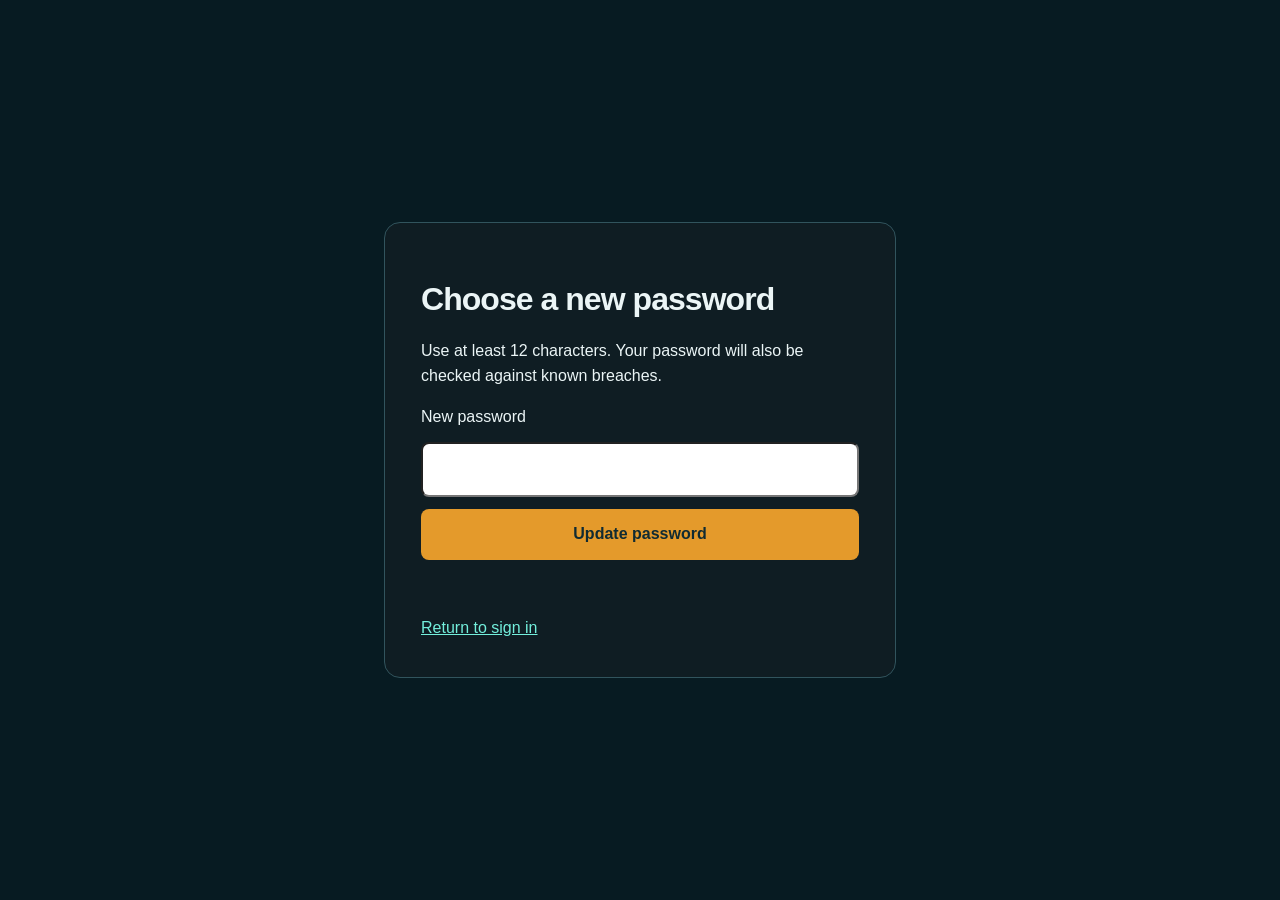
<file: reset-password.html>
<!doctype html>
<html lang="en">
  <head>
    <meta charset="utf-8">
    <meta name="viewport" content="width=device-width, initial-scale=1">
    <title>Reset password | FinSight</title>
    <style>
      * { box-sizing: border-box; }
      body { margin: 0; min-width: 320px; min-height: 100vh; min-height: 100dvh; display: grid; place-items: center; padding: max(1rem, env(safe-area-inset-top)) 1rem max(1rem, env(safe-area-inset-bottom)); background: #071b22; color: #ebf5f6; font: 1rem/1.55 "Segoe UI", sans-serif; }
      main { width: min(100%, 32rem); padding: clamp(1.25rem, 5vw, 2.25rem); border: 1px solid #31545d; border-radius: 1rem; background: #0f1d23; }
      h1 { line-height: 1.15; letter-spacing: -.03em; }
      label, input, button { display: block; width: 100%; margin: .8rem 0; }
      input, button { min-height: 48px; padding: .8rem; border-radius: .5rem; font: inherit; }
      input { color: #102b32; }
      button { cursor: pointer; background: #e49a2b; border: 0; color: #102b32; font-weight: 700; }
      :where(input, button, a):focus-visible { outline: 3px solid #73efdc; outline-offset: 3px; }
      main > a { color: #73efdc; }
      #message { min-height: 1.5rem; }
      @media (prefers-reduced-motion: reduce) { html { scroll-behavior: auto; } }
    </style>
  </head>
  <body>
    <main>
      <h1>Choose a new password</h1>
      <p>Use at least 12 characters. Your password will also be checked against known breaches.</p>
      <form id="reset-form">
        <label for="password">New password</label>
        <input id="password" type="password" minlength="12" maxlength="128" autocomplete="new-password" required>
        <button type="submit">Update password</button>
      </form>
      <p id="message" role="status"></p>
      <a href="/login">Return to sign in</a>
    </main>
    <script src="/reset-password.js" defer></script>
  </body>
</html>
</file>
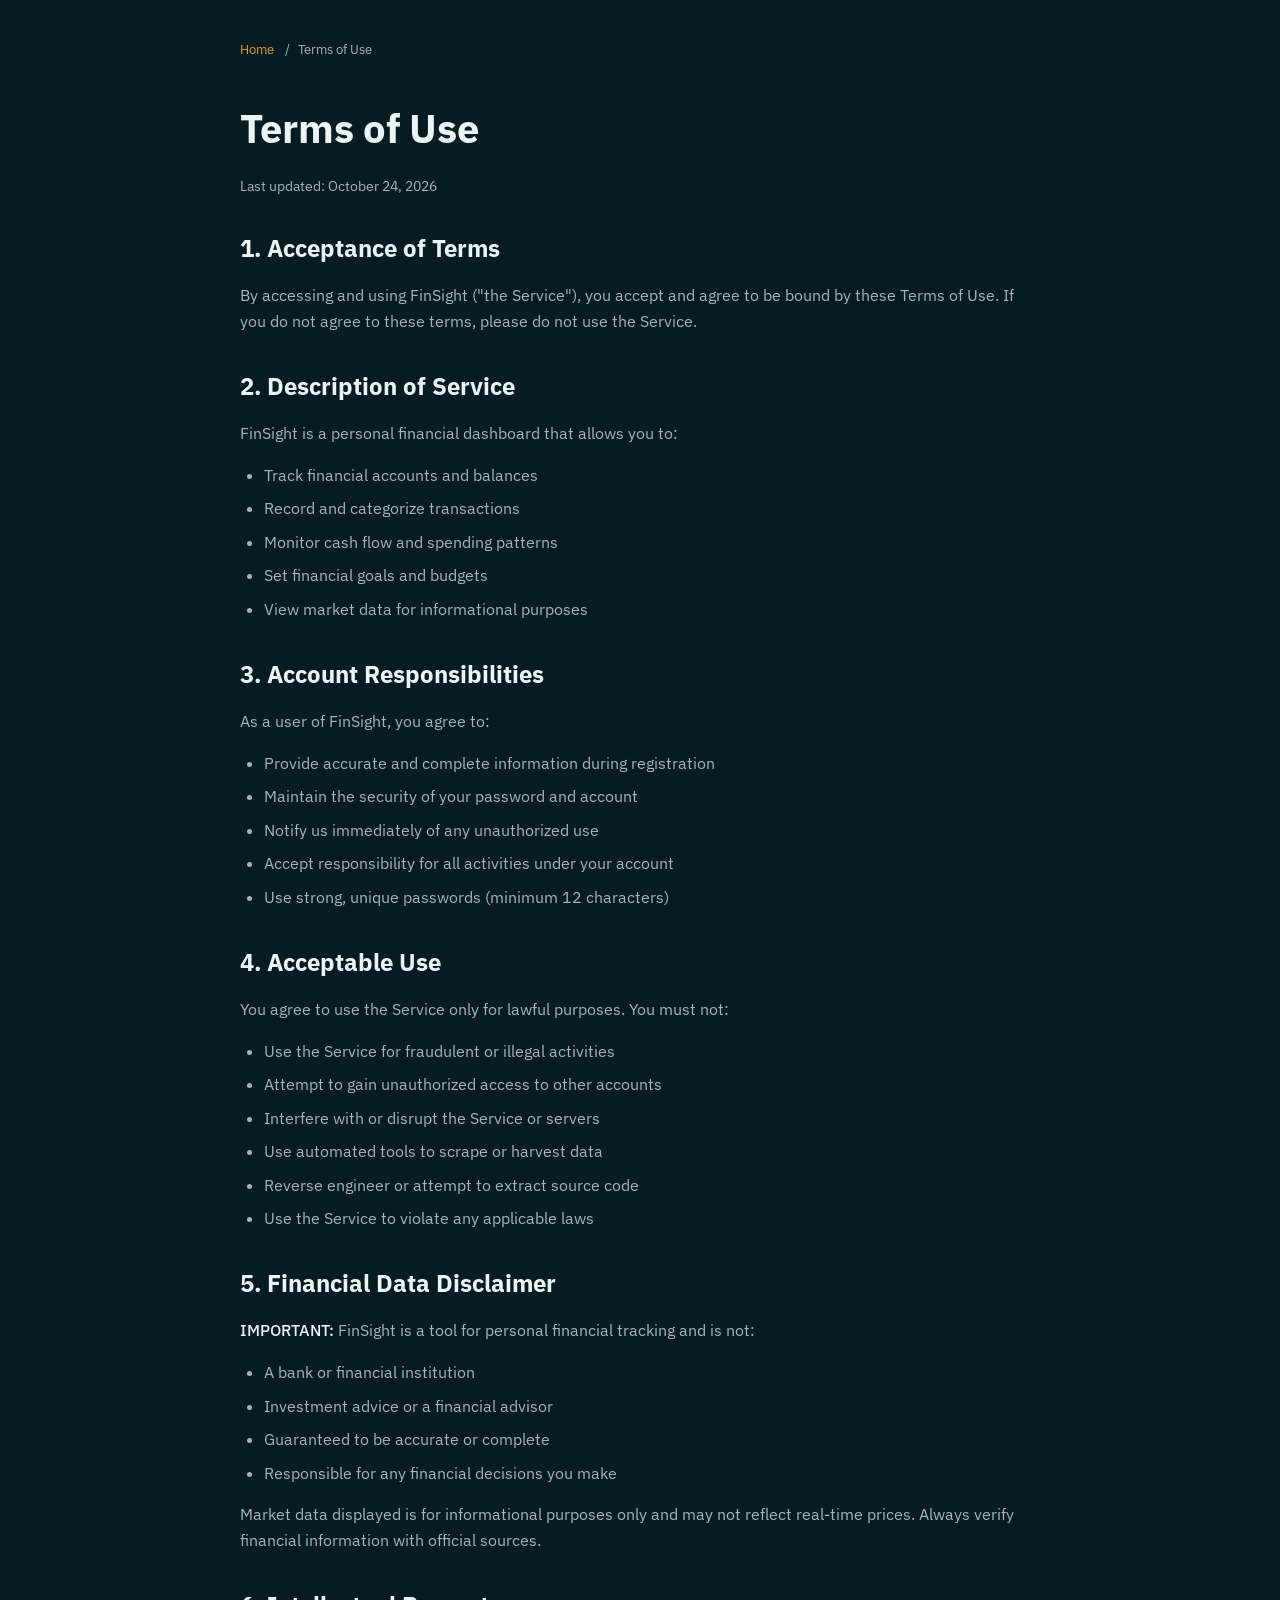
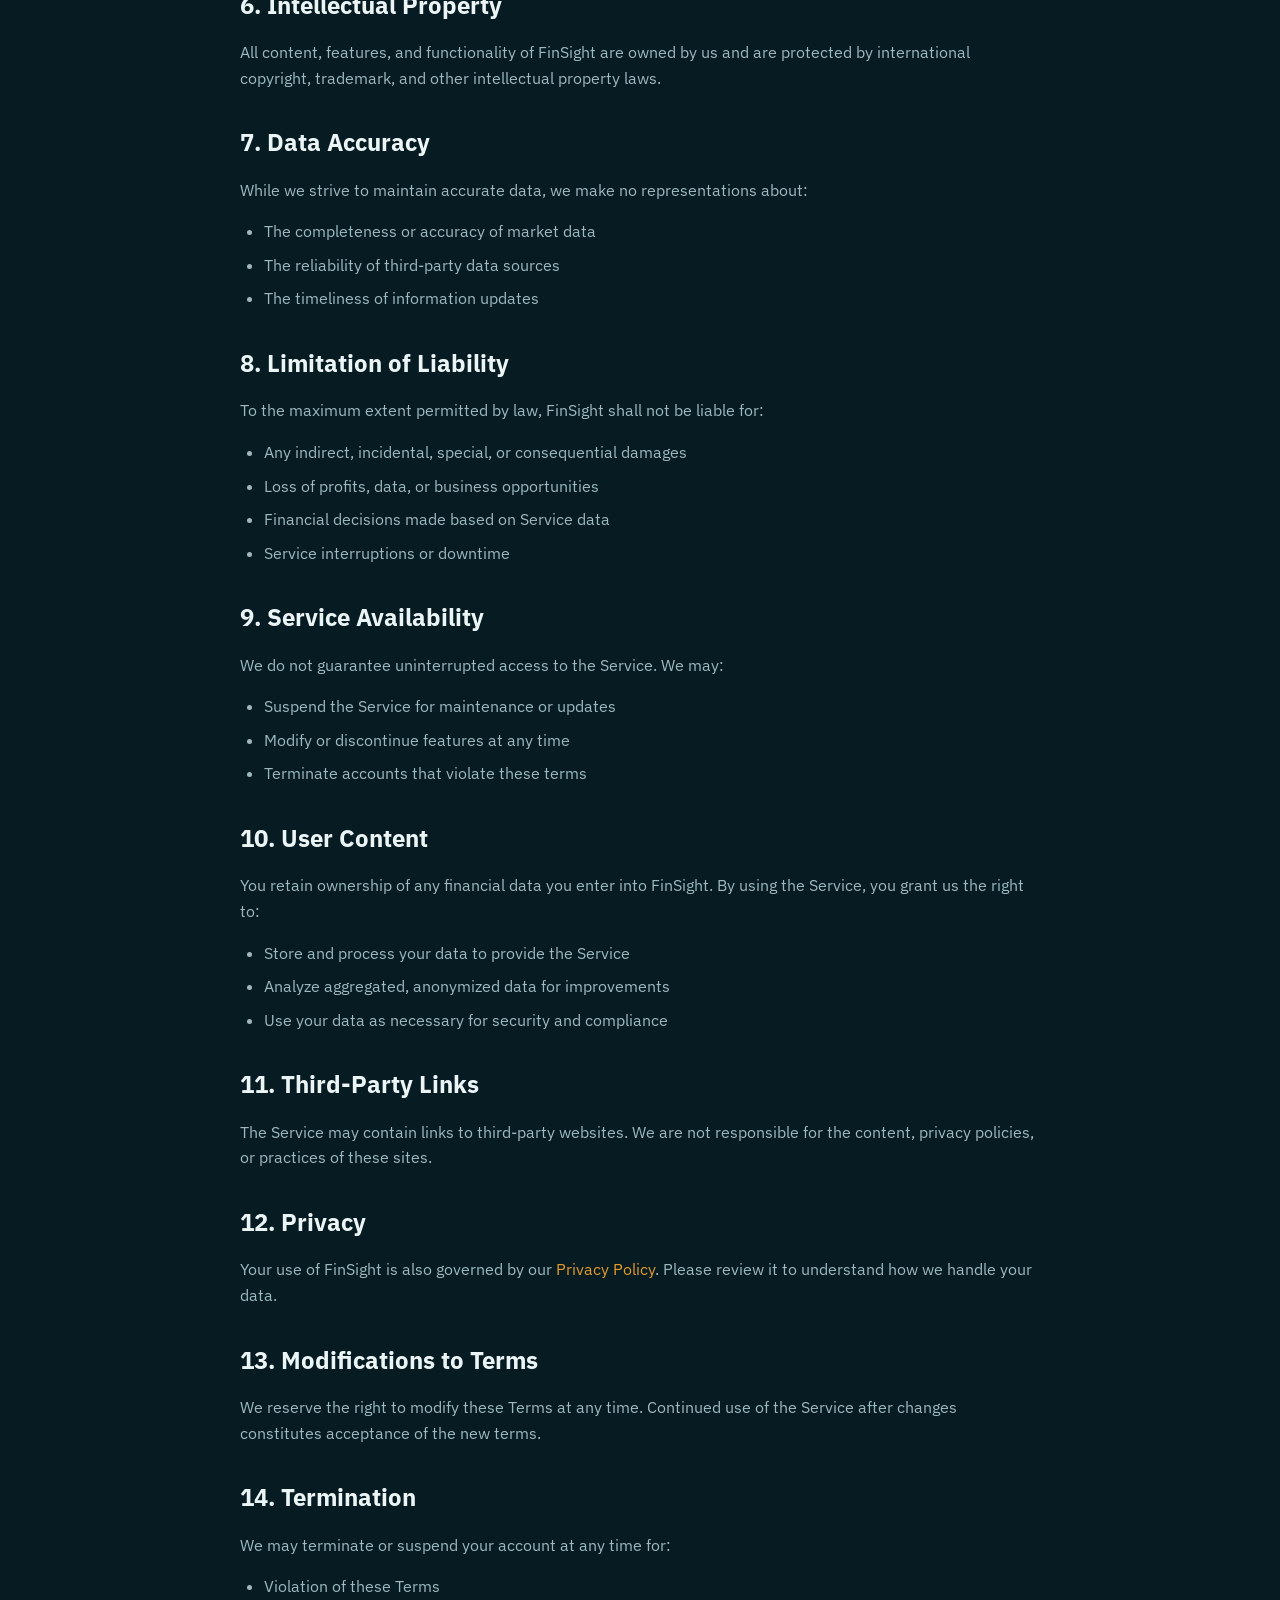
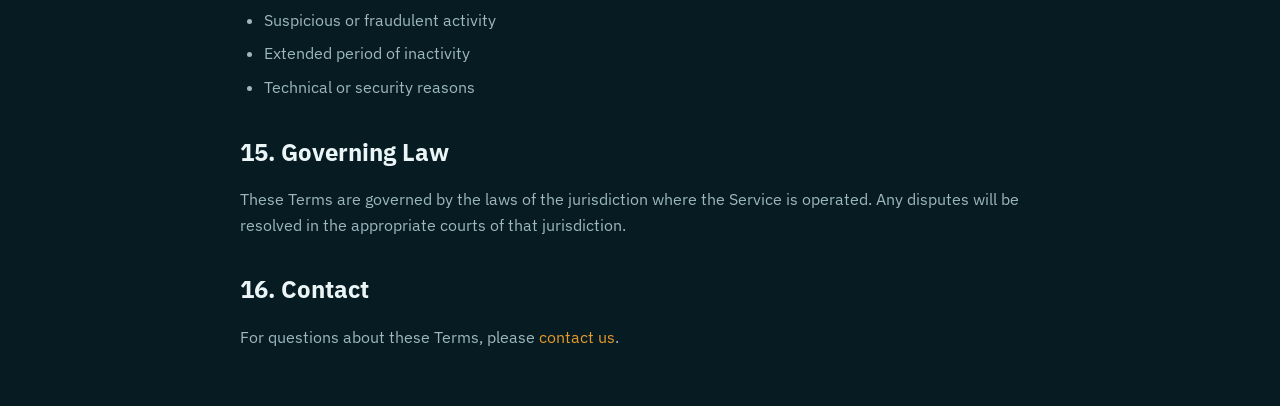
<file: terms.html>
<!DOCTYPE html>
<html lang="en" data-theme="dark">
<head>
  <meta charset="UTF-8">
  <meta name="viewport" content="width=device-width, initial-scale=1.0">
  <title>Terms of Use - FinSight</title>
  <meta name="description" content="Terms of Use for FinSight financial dashboard. Learn about your rights, responsibilities, and service terms.">
  <link rel="canonical" href="https://finsight.example.com/terms">
  <meta property="og:title" content="Terms of Use - FinSight">
  <meta property="og:description" content="Read our terms of use to understand your rights and responsibilities when using FinSight.">
  <meta property="og:type" content="website">
  <meta property="og:url" content="https://finsight.example.com/terms">
  <link rel="preconnect" href="https://fonts.googleapis.com">
  <link rel="preconnect" href="https://fonts.gstatic.com" crossorigin>
  <link href="https://fonts.googleapis.com/css2?family=IBM+Plex+Sans:wght@400;500;600&display=swap" rel="stylesheet">
  <style>
    :root {
      --bg: #061b22;
      --panel: rgba(15, 29, 35, 0.9);
      --text: #ebf5f6;
      --muted: #9db8bf;
      --border: rgba(126, 180, 195, 0.25);
    }
    body {
      margin: 0;
      min-height: 100vh;
      font-family: "IBM Plex Sans", sans-serif;
      background: var(--bg);
      color: var(--text);
      line-height: 1.6;
    }
    .container {
      max-width: 800px;
      margin: 0 auto;
      padding: 40px 24px;
    }
    h1 {
      font-size: 2.5rem;
      margin-bottom: 12px;
      color: var(--text);
    }
    .last-updated {
      color: var(--muted);
      font-size: 0.9rem;
      margin-bottom: 32px;
    }
    h2 {
      font-size: 1.5rem;
      margin-top: 32px;
      margin-bottom: 16px;
      color: var(--text);
    }
    h3 {
      font-size: 1.2rem;
      margin-top: 24px;
      margin-bottom: 12px;
      color: var(--text);
    }
    p {
      margin-bottom: 16px;
      color: var(--muted);
    }
    ul {
      margin-bottom: 16px;
      padding-left: 24px;
      color: var(--muted);
    }
    li {
      margin-bottom: 8px;
    }
    a {
      color: #e49a2b;
      text-decoration: none;
    }
    a:hover {
      text-decoration: underline;
    }
    .back-link {
      display: inline-block;
      margin-bottom: 24px;
      color: #e49a2b;
      font-weight: 600;
    }
    .highlight {
      color: var(--text);
      font-weight: 500;
    }
    .breadcrumb {
      margin-bottom: 16px;
    }
    .breadcrumb-list {
      display: flex;
      list-style: none;
      margin: 0;
      padding: 0;
      gap: 8px;
      font-size: 13px;
    }
    .breadcrumb-item {
      color: var(--muted);
    }
    .breadcrumb-item a {
      color: #e49a2b;
      text-decoration: none;
    }
    .breadcrumb-item a:hover {
      text-decoration: underline;
    }
    .breadcrumb-item:not(:last-child)::after {
      content: "/";
      margin-left: 8px;
      color: var(--muted);
    }
    .breadcrumb-item.active {
      color: var(--muted);
    }
  </style>
</head>
<body>
  <div class="container">
    <nav class="breadcrumb" aria-label="Breadcrumb">
      <ol class="breadcrumb-list">
        <li class="breadcrumb-item">
          <a href="/">Home</a>
        </li>
        <li class="breadcrumb-item active" aria-current="page">
          Terms of Use
        </li>
      </ol>
    </nav>
    <h1>Terms of Use</h1>
    <p class="last-updated">Last updated: October 24, 2026</p>

    <h2>1. Acceptance of Terms</h2>
    <p>By accessing and using FinSight ("the Service"), you accept and agree to be bound by these Terms of Use. If you do not agree to these terms, please do not use the Service.</p>

    <h2>2. Description of Service</h2>
    <p>FinSight is a personal financial dashboard that allows you to:</p>
    <ul>
      <li>Track financial accounts and balances</li>
      <li>Record and categorize transactions</li>
      <li>Monitor cash flow and spending patterns</li>
      <li>Set financial goals and budgets</li>
      <li>View market data for informational purposes</li>
    </ul>

    <h2>3. Account Responsibilities</h2>
    <p>As a user of FinSight, you agree to:</p>
    <ul>
      <li>Provide accurate and complete information during registration</li>
      <li>Maintain the security of your password and account</li>
      <li>Notify us immediately of any unauthorized use</li>
      <li>Accept responsibility for all activities under your account</li>
      <li>Use strong, unique passwords (minimum 12 characters)</li>
    </ul>

    <h2>4. Acceptable Use</h2>
    <p>You agree to use the Service only for lawful purposes. You must not:</p>
    <ul>
      <li>Use the Service for fraudulent or illegal activities</li>
      <li>Attempt to gain unauthorized access to other accounts</li>
      <li>Interfere with or disrupt the Service or servers</li>
      <li>Use automated tools to scrape or harvest data</li>
      <li>Reverse engineer or attempt to extract source code</li>
      <li>Use the Service to violate any applicable laws</li>
    </ul>

    <h2>5. Financial Data Disclaimer</h2>
    <p><span class="highlight">IMPORTANT:</span> FinSight is a tool for personal financial tracking and is not:</p>
    <ul>
      <li>A bank or financial institution</li>
      <li>Investment advice or a financial advisor</li>
      <li>Guaranteed to be accurate or complete</li>
      <li>Responsible for any financial decisions you make</li>
    </ul>
    <p>Market data displayed is for informational purposes only and may not reflect real-time prices. Always verify financial information with official sources.</p>

    <h2>6. Intellectual Property</h2>
    <p>All content, features, and functionality of FinSight are owned by us and are protected by international copyright, trademark, and other intellectual property laws.</p>

    <h2>7. Data Accuracy</h2>
    <p>While we strive to maintain accurate data, we make no representations about:</p>
    <ul>
      <li>The completeness or accuracy of market data</li>
      <li>The reliability of third-party data sources</li>
      <li>The timeliness of information updates</li>
    </ul>

    <h2>8. Limitation of Liability</h2>
    <p>To the maximum extent permitted by law, FinSight shall not be liable for:</p>
    <ul>
      <li>Any indirect, incidental, special, or consequential damages</li>
      <li>Loss of profits, data, or business opportunities</li>
      <li>Financial decisions made based on Service data</li>
      <li>Service interruptions or downtime</li>
    </ul>

    <h2>9. Service Availability</h2>
    <p>We do not guarantee uninterrupted access to the Service. We may:</p>
    <ul>
      <li>Suspend the Service for maintenance or updates</li>
      <li>Modify or discontinue features at any time</li>
      <li>Terminate accounts that violate these terms</li>
    </ul>

    <h2>10. User Content</h2>
    <p>You retain ownership of any financial data you enter into FinSight. By using the Service, you grant us the right to:</p>
    <ul>
      <li>Store and process your data to provide the Service</li>
      <li>Analyze aggregated, anonymized data for improvements</li>
      <li>Use your data as necessary for security and compliance</li>
    </ul>

    <h2>11. Third-Party Links</h2>
    <p>The Service may contain links to third-party websites. We are not responsible for the content, privacy policies, or practices of these sites.</p>

    <h2>12. Privacy</h2>
    <p>Your use of FinSight is also governed by our <a href="/privacy">Privacy Policy</a>. Please review it to understand how we handle your data.</p>

    <h2>13. Modifications to Terms</h2>
    <p>We reserve the right to modify these Terms at any time. Continued use of the Service after changes constitutes acceptance of the new terms.</p>

    <h2>14. Termination</h2>
    <p>We may terminate or suspend your account at any time for:</p>
    <ul>
      <li>Violation of these Terms</li>
      <li>Suspicious or fraudulent activity</li>
      <li>Extended period of inactivity</li>
      <li>Technical or security reasons</li>
    </ul>

    <h2>15. Governing Law</h2>
    <p>These Terms are governed by the laws of the jurisdiction where the Service is operated. Any disputes will be resolved in the appropriate courts of that jurisdiction.</p>

    <h2>16. Contact</h2>
    <p>For questions about these Terms, please <a href="/contact">contact us</a>.</p>
  </div>
</body>
</html>
</file>
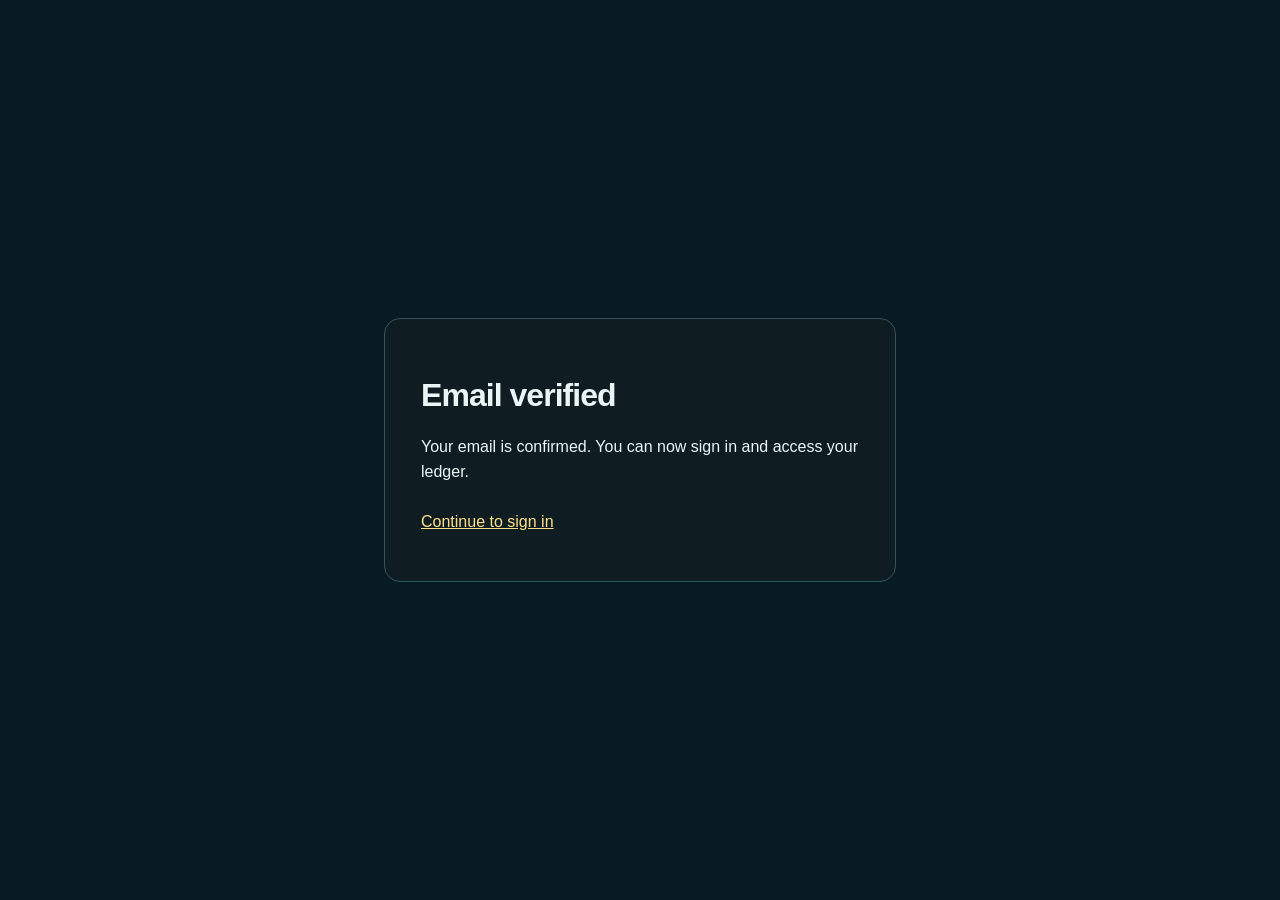
<file: verify-email.html>
<!doctype html>
<html lang="en">
  <head>
    <meta charset="utf-8">
    <meta name="viewport" content="width=device-width, initial-scale=1">
    <title>Email verified | FinSight</title>
    <style>
      * { box-sizing: border-box; }
      body { margin: 0; min-width: 320px; min-height: 100vh; min-height: 100dvh; display: grid; place-items: center; padding: max(1rem, env(safe-area-inset-top)) 1rem max(1rem, env(safe-area-inset-bottom)); background: #071b22; color: #ebf5f6; font: 1rem/1.55 "Segoe UI", sans-serif; }
      main { width: min(100%, 32rem); padding: clamp(1.25rem, 5vw, 2.25rem); border: 1px solid #31545d; border-radius: 1rem; background: #0f1d23; }
      h1 { line-height: 1.15; letter-spacing: -.03em; }
      a { display: inline-flex; align-items: center; min-height: 44px; color: #ffe08a; }
      a:focus-visible { outline: 3px solid #73efdc; outline-offset: 3px; }
    </style>
  </head>
  <body>
    <main>
      <h1>Email verified</h1>
      <p>Your email is confirmed. You can now sign in and access your ledger.</p>
      <a href="/login">Continue to sign in</a>
    </main>
  </body>
</html>
</file>
<file: styles.css>
/* Self Finance — finance dashboard */

:root {
  --finance-navy: #0b1f2b;
  --finance-navy-deep: #061b22;
  --finance-panel: #0f1d23;
  --finance-mint: #4cc9c0;
  --finance-mint-bright: #73efdc;
  --finance-cyan: #73b8bd;
  --finance-gold: #e49a2b;

  --bg-app: var(--finance-navy-deep);
  --bg-sidebar: #081a20;
  --bg-surface: var(--finance-panel);
  --bg-surface-elevated: #142831;
  --bg-surface-subtle: rgba(126, 180, 195, 0.07);
  --bg-surface-hover: rgba(126, 180, 195, 0.11);

  --border-subtle: rgba(126, 180, 195, 0.2);
  --border-medium: rgba(126, 180, 195, 0.32);
  --border-focus: var(--finance-mint);

  --text-primary: #ebf5f6;
  --text-secondary: #b2c9ce;
  --text-muted: #86a3aa;
  --text-inverse: #0d2330;

  --color-forest: var(--finance-mint);
  --color-forest-subtle: rgba(76, 201, 192, 0.14);
  --color-loss: #f07883;
  --color-loss-subtle: rgba(212, 83, 62, 0.16);
  --color-brass: var(--finance-gold);
  --color-brass-subtle: rgba(228, 154, 43, 0.16);
  --color-ink: #73b8bd;
  --color-ink-subtle: rgba(115, 184, 189, 0.14);

  --color-emerald: var(--color-forest);
  --color-emerald-subtle: var(--color-forest-subtle);
  --color-rose: var(--color-loss);
  --color-rose-subtle: var(--color-loss-subtle);
  --color-indigo: var(--color-ink);
  --color-indigo-subtle: var(--color-ink-subtle);
  --color-cyan: var(--finance-cyan);
  --color-cyan-subtle: rgba(115, 184, 189, 0.14);
  --color-amber: #e49a2b;
  --color-amber-subtle: rgba(228, 154, 43, 0.16);
  --color-blue: var(--color-brass);

  --palette-1: var(--finance-cyan);
  --palette-2: var(--finance-mint);
  --palette-3: #73b8bd;
  --palette-4: var(--finance-gold);
  --palette-5: #f07883;

  --font-sans: "IBM Plex Sans", "Segoe UI", sans-serif;
  --font-display: "IBM Plex Sans", "Segoe UI", sans-serif;
  --font-mono: "IBM Plex Mono", ui-monospace, monospace;

  --shadow-sm: 0 1px 0 rgba(0, 0, 0, 0.35);
  --shadow-md: 0 18px 42px rgba(0, 0, 0, 0.24);
  --shadow-lg: 0 24px 60px rgba(0, 0, 0, 0.36);
  --shadow-modal: 0 24px 64px rgba(0, 0, 0, 0.55);

  --radius-sm: 4px;
  --radius-md: 6px;
  --radius-lg: 8px;
  --radius-xl: 10px;
  --radius-full: 9999px;

  --transition-fast: 180ms cubic-bezier(0.4, 0, 0.2, 1);
  --transition-normal: 280ms cubic-bezier(0.4, 0, 0.2, 1);
  --transition-slow: 420ms cubic-bezier(0.4, 0, 0.2, 1);
  --space: 8px;
}

/* Cookie Banner */
.cookie-banner {
  position: fixed;
  bottom: 0;
  left: 0;
  right: 0;
  background: var(--bg-surface);
  border-top: 1px solid var(--border-subtle);
  padding: 16px 24px;
  z-index: 1000;
  display: none;
  box-shadow: 0 -4px 20px rgba(0, 0, 0, 0.3);
}
.cookie-banner.show {
  display: block;
}
.cookie-banner-content {
  max-width: 1200px;
  margin: 0 auto;
  display: flex;
  align-items: center;
  justify-content: space-between;
  gap: 16px;
  flex-wrap: wrap;
}
.cookie-banner-text {
  flex: 1;
  min-width: 280px;
  font-size: 14px;
  color: var(--text-secondary);
  margin: 0;
}
.cookie-banner-link {
  color: var(--color-brass);
  text-decoration: none;
  font-weight: 600;
}
.cookie-banner-link:hover {
  text-decoration: underline;
}
.cookie-banner-buttons {
  display: flex;
  gap: 8px;
  flex-shrink: 0;
}

/* Scroll Progress Bar */
.scroll-progress {
  position: fixed;
  top: 0;
  left: 0;
  height: 3px;
  background: var(--color-brass);
  width: 0%;
  z-index: 2000;
  transition: width 0.1s ease-out;
}

/* Back to Top Button */
.back-to-top {
  position: fixed;
  bottom: 24px;
  right: 24px;
  width: 48px;
  height: 48px;
  border-radius: var(--radius-full);
  background: var(--color-brass);
  color: #0d2330;
  border: none;
  cursor: pointer;
  display: flex;
  align-items: center;
  justify-content: center;
  opacity: 0;
  visibility: hidden;
  transition: opacity 0.3s, visibility 0.3s, transform 0.3s;
  z-index: 900;
  box-shadow: 0 4px 12px rgba(0, 0, 0, 0.3);
}
.back-to-top.visible {
  opacity: 1;
  visibility: visible;
}
.back-to-top:hover {
  transform: translateY(-2px);
  filter: brightness(1.1);
}
.back-to-top i {
  width: 20px;
  height: 20px;
}

/* Loading Overlay */
.loading-overlay {
  position: fixed;
  top: 0;
  left: 0;
  right: 0;
  bottom: 0;
  background: var(--bg-app);
  display: none;
  align-items: center;
  justify-content: center;
  flex-direction: column;
  z-index: 3000;
  gap: 16px;
}
.loading-overlay.active {
  display: flex;
}
.loading-spinner {
  width: 48px;
  height: 48px;
  border: 3px solid var(--border-subtle);
  border-top-color: var(--color-brass);
  border-radius: 50%;
  animation: spin 1s linear infinite;
}
@keyframes spin {
  to { transform: rotate(360deg); }
}
.loading-overlay p {
  color: var(--text-secondary);
  font-size: 14px;
  margin: 0;
}

/* Copy Button */
.copy-btn {
  display: inline-flex;
  align-items: center;
  gap: 4px;
  padding: 4px 8px;
  background: var(--bg-surface-subtle);
  border: 1px solid var(--border-subtle);
  border-radius: var(--radius-sm);
  color: var(--text-secondary);
  font-size: 12px;
  cursor: pointer;
  transition: all var(--transition-fast);
}
.copy-btn:hover {
  background: var(--bg-surface-hover);
  color: var(--text-primary);
  border-color: var(--border-medium);
}
.copy-btn i {
  width: 14px;
  height: 14px;
}
.copy-btn.copied {
  background: var(--color-forest-subtle);
  color: var(--color-forest);
  border-color: var(--color-forest);
}

/* Floating Contact Button */
.floating-contact-btn {
  position: fixed;
  bottom: 24px;
  right: 84px;
  width: 48px;
  height: 48px;
  border-radius: var(--radius-full);
  background: var(--color-forest);
  color: #0d2330;
  border: none;
  cursor: pointer;
  display: flex;
  align-items: center;
  justify-content: center;
  text-decoration: none;
  opacity: 0;
  visibility: hidden;
  transition: opacity 0.3s, visibility 0.3s, transform 0.3s;
  z-index: 900;
  box-shadow: 0 4px 12px rgba(0, 0, 0, 0.3);
}
.floating-contact-btn.visible {
  opacity: 1;
  visibility: visible;
}
.floating-contact-btn:hover {
  transform: translateY(-2px);
  filter: brightness(1.1);
}
.floating-contact-btn i {
  width: 20px;
  height: 20px;
}

/* Print Stylesheet */
@media print {
  .skip-link,
  .finance-bg-canvas,
  .sidebar,
  .topbar,
  .cookie-banner,
  .scroll-progress,
  .back-to-top,
  .floating-contact-btn,
  .notif-wrapper,
  .btn,
  .modal,
  .nav-item[data-action],
  .sidebar-card {
    display: none !important;
  }

  .main-wrapper {
    margin-left: 0 !important;
  }

  .content-container {
    padding: 0 !important;
    overflow: visible !important;
  }

  .card {
    break-inside: avoid;
    box-shadow: none;
    border: 1px solid #ccc;
  }

  body {
    background: white !important;
    color: black !important;
  }

  .kpi-card,
  .card {
    background: white !important;
    color: black !important;
  }

  a {
    text-decoration: underline;
    color: black !important;
  }

  @page {
    margin: 1cm;
  }
}

/* Improved Hover States */
.btn:hover {
  transform: translateY(-1px);
}
.card:hover {
  transform: translateY(-2px);
}
.nav-item:hover {
  background: var(--bg-surface-hover);
  color: var(--text-primary);
}
.kpi-card:hover {
  border-color: var(--border-medium);
}

/* Mobile Menu Improvements */
@media (max-width: 768px) {
  .sidebar {
    transform: translateX(-100%);
    transition: transform 0.3s ease;
  }
  .sidebar.open {
    transform: translateX(0);
  }
  .sidebar-toggle {
    display: block !important;
  }
  .main-wrapper {
    margin-left: 0 !important;
  }
  .topbar-left {
    max-width: 200px;
  }
  .kpi-grid {
    grid-template-columns: repeat(2, 1fr);
  }
  .search-box {
    display: none;
  }
  .date-badge {
    display: none;
  }
  .notif-wrapper {
    display: none;
  }
}

@media (max-width: 480px) {
  .kpi-grid {
    grid-template-columns: 1fr;
  }
  .page-title-row {
    flex-direction: column;
  }
  .action-btn-group {
    width: 100%;
  }
  .action-btn-group .btn {
    flex: 1;
  }
}

[data-theme="light"] {
  --bg-app: #e7f0f1;
  --bg-sidebar: rgba(222, 238, 239, 0.97);
  --bg-surface: rgba(242, 248, 247, 0.96);
  --bg-surface-elevated: #f2f8f7;
  --bg-surface-subtle: rgba(4, 17, 28, 0.04);
  --bg-surface-hover: rgba(4, 17, 28, 0.06);

  --border-subtle: rgba(4, 17, 28, 0.12);
  --border-medium: rgba(4, 17, 28, 0.2);
  --border-focus: #258f84;

  --text-primary: #102b32;
  --text-secondary: #3f6268;
  --text-muted: #66858a;
  --text-inverse: #f2f8f7;

  --color-forest: #1a8a60;
  --color-forest-subtle: rgba(26, 138, 96, 0.12);
  --color-loss: #b42318;
  --color-loss-subtle: rgba(180, 35, 24, 0.1);
  --color-brass: #a9650c;
  --color-brass-subtle: rgba(169, 101, 12, 0.12);
  --color-ink: #337e82;
  --color-ink-subtle: rgba(51, 126, 130, 0.1);

  --color-emerald: var(--color-forest);
  --color-emerald-subtle: var(--color-forest-subtle);
  --color-rose: var(--color-loss);
  --color-rose-subtle: var(--color-loss-subtle);
  --color-indigo: var(--color-ink);
  --color-indigo-subtle: var(--color-ink-subtle);
  --color-cyan: #337e82;
  --color-cyan-subtle: rgba(51, 126, 130, 0.12);
  --color-amber: #a9650c;
  --color-amber-subtle: rgba(169, 101, 12, 0.12);
  --color-blue: var(--color-brass);

  --shadow-sm: 0 1px 0 rgba(4, 17, 28, 0.06);
  --shadow-md: 0 8px 20px rgba(4, 17, 28, 0.08);
  --shadow-lg: 0 16px 32px rgba(4, 17, 28, 0.1);
  --shadow-modal: 0 24px 48px rgba(4, 17, 28, 0.18);
}

/* ═══════════════════════════════════════════════
   FINANCE THEME COMPONENT OVERRIDES
   Only declarations that are NOT re-declared by the
   base component styles further down live here, so
   every rule in this section actually applies.
   ═══════════════════════════════════════════════ */

.auth-screen::after {
  content: "";
  position: absolute;
  width: min(900px, 82vw);
  height: 260px;
  right: -80px;
  bottom: 8%;
  opacity: 0.45;
  background:
    linear-gradient(143deg, transparent 0 23%, #27d69b 23.25% 24%, transparent 24.25% 40%, #49b9e8 40.25% 41%, transparent 41.25% 54%, #75f2c2 54.25% 55%, transparent 55.25%);
  transform: rotate(-8deg);
  pointer-events: none;
}

.brand-mark img {
  display: block;
  width: 26px;
  height: 26px;
}

@media (prefers-reduced-motion: no-preference) {
  .kpi-card,
  .card {
    transition: transform 280ms cubic-bezier(0.34, 1.56, 0.64, 1),
                border-color var(--transition-normal),
                box-shadow var(--transition-normal);
  }
}

*, *::before, *::after { box-sizing: border-box; margin: 0; padding: 0; }

html { height: 100%; }

html, body {
  height: 100%;
  overflow: hidden;
}

body {
  min-height: 100%;
  font-family: var(--font-sans);
  background: var(--bg-app);
  color: var(--text-primary);
  line-height: 1.5;
  font-size: 15px;
  -webkit-font-smoothing: antialiased;
  position: relative;
}

input, button, select, textarea { font: inherit; color: inherit; }
button { cursor: pointer; border: none; background: none; }
a { color: inherit; text-decoration: none; }

:focus-visible {
  outline: 2px solid var(--border-focus);
  outline-offset: 2px;
}

.auth-screen {
  position: relative;
  height: 100vh;
  overflow-x: hidden;
  overflow-y: auto;
  display: flex;
  align-items: center;
  justify-content: center;
  padding: 24px;
  background:
    radial-gradient(1200px 500px at 10% -10%, rgba(196, 165, 116, 0.08), transparent 55%),
    var(--bg-app);
}

.auth-screen[hidden] { display: none; }

.auth-card {
  width: 100%;
  max-width: 420px;
  margin: auto; /* safe flex centering: scrolls instead of clipping when the viewport is short */
  background: var(--bg-surface);
  backdrop-filter: blur(18px);
  border: 1px solid var(--border-subtle);
  border-radius: var(--radius-xl);
  padding: 28px 28px 24px;
  box-shadow: var(--shadow-md);
  position: relative;
  z-index: 1;
}

.auth-brand {
  display: flex;
  align-items: center;
  gap: 12px;
  margin-bottom: 12px;
}

.auth-kicker {
  font-size: 12px;
  letter-spacing: 0.12em;
  text-transform: uppercase;
  color: var(--color-brass);
  font-weight: 600;
}

.auth-title {
  font-size: 1.45rem;
  font-weight: 650;
  letter-spacing: -0.03em;
  margin-top: 2px;
}

.auth-lead {
  font-size: 14px;
  color: var(--text-secondary);
  margin-bottom: 20px;
  line-height: 1.45;
}

.auth-form { display: flex; flex-direction: column; gap: 12px; }
.auth-card .modal-form { padding: 0; gap: 14px; }
.auth-submit { width: 100%; margin-top: 4px; }
.auth-mode-toggle { display: block; margin: 16px auto 0; }
.chart-empty-state {
  min-height: 100%;
  display: grid;
  place-items: center;
  padding: 24px;
  color: var(--text-muted);
  text-align: center;
  font-size: 13px;
}

.auth-switch {
  margin-top: 18px;
  font-size: 13px;
  color: var(--text-muted);
  display: flex;
  gap: 8px;
  flex-wrap: wrap;
  align-items: center;
}

.app-layout.is-locked { display: none; }
.app-layout[hidden] { display: none; }

.skip-link {
  position: absolute;
  left: 12px;
  top: -48px;
  z-index: 4000;
  padding: 8px 12px;
  background: var(--color-brass);
  color: var(--text-inverse);
  font-weight: 600;
}
.skip-link:focus { top: 12px; }

.sr-only {
  position: absolute;
  width: 1px;
  height: 1px;
  padding: 0;
  margin: -1px;
  overflow: hidden;
  clip: rect(0, 0, 0, 0);
  border: 0;
}

.kpi-value, .amount, .price, .tabular, [data-tabular] {
  font-family: var(--font-mono);
  font-variant-numeric: tabular-nums;
}

.app-layout {
  display: flex;
  height: 100vh;
  width: 100%;
  overflow: hidden;
}

.sidebar {
  width: 248px;
  background: var(--bg-sidebar);
  backdrop-filter: blur(18px);
  border-right: 1px solid var(--border-subtle);
  display: flex;
  flex-direction: column;
  flex-shrink: 0;
  position: fixed;
  top: 0;
  left: 0;
  height: 100vh;
  padding: 20px 14px 16px;
  z-index: 100;
}

.sidebar-brand {
  display: flex;
  align-items: center;
  gap: 10px;
  padding: 0 6px 16px;
  border-bottom: 1px solid var(--border-subtle);
  margin-bottom: 16px;
}

.brand-mark {
  width: 34px;
  height: 34px;
  border: 1px solid var(--color-brass);
  border-radius: 11px;
  background: linear-gradient(145deg, #103c4b, #082535);
  color: var(--color-brass);
  display: flex;
  align-items: center;
  justify-content: center;
  font-family: var(--font-mono);
  font-size: 11px;
  font-weight: 600;
  letter-spacing: 0.04em;
  box-shadow: inset 0 1px 0 rgba(255, 255, 255, 0.12), 0 8px 18px rgba(0, 0, 0, 0.2);
}

.brand-info { display: flex; align-items: baseline; gap: 8px; }

.brand-name {
  font-size: 1.05rem;
  font-weight: 600;
  letter-spacing: -0.02em;
}

.brand-badge {
  font-size: 10px;
  font-weight: 600;
  letter-spacing: 0.08em;
  text-transform: uppercase;
  color: var(--color-brass);
}

.sidebar-nav {
  display: flex;
  flex-direction: column;
  gap: 2px;
  flex: 1;
  overflow-y: auto;
}

.nav-section-label {
  font-size: 10px;
  font-weight: 600;
  color: var(--text-muted);
  letter-spacing: 0.12em;
  text-transform: uppercase;
  padding: 14px 10px 6px;
}

.nav-item {
  display: flex;
  align-items: center;
  gap: 10px;
  padding: 9px 10px;
  border-radius: var(--radius-md);
  color: var(--text-secondary);
  font-weight: 500;
  font-size: 14px;
  width: 100%;
  text-align: left;
  transition: background var(--transition-fast), color var(--transition-fast);
}

.nav-item i { width: 17px; height: 17px; color: var(--text-muted); }
.nav-item:hover { background: var(--bg-surface-hover); color: var(--text-primary); }
.nav-item:hover i { color: var(--text-primary); }

.nav-item.active {
  background: var(--bg-surface);
  color: var(--text-primary);
  box-shadow: inset 3px 0 0 var(--color-brass);
}

.nav-item.active i { color: var(--color-brass); }

.nav-pill {
  margin-left: auto;
  font-size: 10px;
  font-weight: 700;
  letter-spacing: 0.06em;
  text-transform: uppercase;
  color: var(--color-forest);
}

.sidebar-card {
  background: var(--bg-surface);
  border: 1px solid var(--border-subtle);
  border-radius: var(--radius-lg);
  padding: 12px;
  margin: 12px 0;
}

.health-header { display: flex; justify-content: space-between; margin-bottom: 6px; }
.health-title { font-size: 12px; font-weight: 600; color: var(--text-secondary); }
.health-score-badge { font-family: var(--font-mono); font-size: 12px; font-weight: 600; color: var(--color-forest); }
.health-progress-bg {
  height: 4px;
  background: var(--bg-app);
  border-radius: var(--radius-full);
  overflow: hidden;
  margin-bottom: 8px;
}
.health-progress-bar {
  height: 100%;
  background: var(--color-forest);
  width: 0;
}
.health-desc { font-size: 12px; color: var(--text-muted); line-height: 1.4; }

.sidebar-footer {
  display: flex;
  align-items: center;
  gap: 10px;
  padding-top: 12px;
  border-top: 1px solid var(--border-subtle);
}

.user-avatar {
  width: 34px;
  height: 34px;
  border-radius: 50%;
  border: 1px solid var(--border-medium);
  display: flex;
  align-items: center;
  justify-content: center;
  font-size: 11px;
  font-weight: 600;
  color: var(--color-brass);
  flex-shrink: 0;
}

.user-details { display: flex; flex-direction: column; min-width: 0; flex: 1; }
.user-name { font-size: 13px; font-weight: 600; overflow: hidden; text-overflow: ellipsis; white-space: nowrap; }
.user-tier { font-size: 11px; color: var(--text-muted); overflow: hidden; text-overflow: ellipsis; white-space: nowrap; }
.sidebar-footer #btn-logout { flex-shrink: 0; }

.main-wrapper {
  flex: 1;
  display: flex;
  flex-direction: column;
  min-width: 0;
  margin-left: 248px;
  height: 100vh;
  overflow: hidden;
}

.topbar {
  display: flex;
  align-items: center;
  justify-content: space-between;
  padding: 12px 24px;
  background: var(--bg-surface);
  backdrop-filter: blur(18px);
  border-bottom: 1px solid var(--border-subtle);
  position: sticky;
  top: 0;
  z-index: 50;
  gap: 16px;
  flex-shrink: 0;
}

.topbar-left { display: flex; align-items: center; gap: 12px; flex: 1; max-width: 420px; }
.sidebar-toggle { display: none; color: var(--text-secondary); padding: 8px; }

.search-box {
  display: flex;
  align-items: center;
  gap: 8px;
  background: var(--bg-app);
  border: 1px solid var(--border-subtle);
  border-radius: var(--radius-md);
  padding: 8px 12px;
  width: 100%;
}
.search-box:focus-within { border-color: var(--border-focus); }
.search-box i { width: 16px; height: 16px; color: var(--text-muted); }
.search-box input { background: none; border: none; outline: none; width: 100%; font-size: 14px; }
.search-box input::placeholder { color: var(--text-muted); }

.topbar-right { display: flex; align-items: center; gap: 8px; }

.currency-dropdown-wrap {
  display: flex;
  align-items: center;
  gap: 6px;
  background: var(--bg-app);
  border: 1px solid var(--border-subtle);
  border-radius: var(--radius-md);
  padding: 6px 10px;
}
.currency-icon { width: 14px; height: 14px; color: var(--text-muted); }
.currency-select { background: none; border: none; outline: none; font-size: 13px; font-weight: 600; cursor: pointer; }
.currency-select option { background: var(--bg-surface); }

.date-badge {
  display: flex;
  align-items: center;
  gap: 6px;
  padding: 7px 10px;
  border: 1px solid var(--border-subtle);
  border-radius: var(--radius-md);
  font-size: 13px;
  color: var(--text-secondary);
}
.date-badge i { width: 14px; height: 14px; }

.icon-btn {
  width: 40px;
  height: 40px;
  border-radius: var(--radius-md);
  border: 1px solid var(--border-subtle);
  background: var(--bg-app);
  color: var(--text-secondary);
  display: flex;
  align-items: center;
  justify-content: center;
}
.icon-btn:hover { color: var(--text-primary); border-color: var(--border-medium); }
.icon-btn i { width: 18px; height: 18px; }
.icon-btn-ghost { padding: 8px; color: var(--text-muted); border-radius: var(--radius-md); }
.icon-btn-ghost:hover { color: var(--color-loss); }
.hidden { display: none !important; }

.notif-wrapper { position: relative; }
.notif-dot {
  position: absolute;
  top: 9px;
  right: 9px;
  width: 7px;
  height: 7px;
  background: var(--color-loss);
  border-radius: 50%;
}
.notif-dropdown {
  position: absolute;
  top: calc(100% + 8px);
  right: 0;
  width: 320px;
  background: var(--bg-surface);
  border: 1px solid var(--border-subtle);
  border-radius: var(--radius-lg);
  box-shadow: var(--shadow-modal);
  padding: 12px;
  display: none;
  flex-direction: column;
  z-index: 1000;
}
.notif-dropdown.show { display: flex; }
.notif-header {
  display: flex;
  justify-content: space-between;
  padding-bottom: 10px;
  border-bottom: 1px solid var(--border-subtle);
}
.notif-header h3 { font-size: 14px; font-weight: 600; }
.notif-list { display: flex; flex-direction: column; gap: 8px; margin-top: 10px; max-height: 280px; overflow-y: auto; }
.notif-item {
  display: flex;
  gap: 10px;
  padding: 8px;
  border-radius: var(--radius-md);
  background: var(--bg-surface-subtle);
}
.notif-item.unread { border-left: 2px solid var(--color-brass); }
.notif-icon-circle {
  width: 28px; height: 28px; border-radius: 50%;
  display: flex; align-items: center; justify-content: center; flex-shrink: 0;
}
.notif-icon-circle i { width: 14px; height: 14px; }
.notif-icon-circle.success { background: var(--color-forest-subtle); color: var(--color-forest); }
.notif-icon-circle.info { background: var(--color-ink-subtle); color: var(--color-ink); }
.notif-icon-circle.warning { background: var(--color-amber-subtle); color: var(--color-amber); }
.notif-text { font-size: 13px; line-height: 1.35; }
.notif-time { font-size: 11px; color: var(--text-muted); }

.btn {
  display: inline-flex;
  align-items: center;
  justify-content: center;
  gap: 6px;
  font-weight: 600;
  font-size: 13px;
  padding: 9px 14px;
  border-radius: var(--radius-md);
  white-space: nowrap;
  min-height: 40px;
  transition: background var(--transition-fast), color var(--transition-fast), border-color var(--transition-fast);
}
.btn i { width: 16px; height: 16px; }
.btn-primary {
  background: var(--color-brass);
  color: #0d2330;
  box-shadow: 0 8px 18px rgba(228, 154, 43, 0.2);
}
.btn-primary:hover { filter: brightness(1.08); }
.btn-secondary, .btn-outline {
  background: transparent;
  border: 1px solid var(--border-subtle);
  color: var(--text-secondary);
}
.btn-secondary:hover, .btn-outline:hover, .btn-outline.active {
  border-color: var(--color-brass);
  color: var(--text-primary);
}
.btn-ghost { color: var(--text-secondary); }
.btn-ghost:hover { color: var(--text-primary); }
.btn-sm { min-height: 32px; padding: 4px 10px; font-size: 12px; }
.btn-group {
  display: inline-flex;
  border: 1px solid var(--border-subtle);
  border-radius: var(--radius-md);
  padding: 2px;
  gap: 2px;
}
.btn-group .btn, .btn-group .time-btn {
  border: none;
  border-radius: 4px;
  padding: 6px 10px;
  min-height: 32px;
  font-size: 12px;
  font-weight: 600;
  color: var(--text-secondary);
}
.btn-group .btn.active, .btn-group .time-btn.active {
  background: var(--bg-surface-elevated);
  color: var(--text-primary);
}
.link-btn {
  font-size: 13px;
  font-weight: 600;
  color: var(--color-brass);
  background: none;
}
.link-btn:hover { text-decoration: underline; }

.badge {
  display: inline-flex;
  align-items: center;
  gap: 4px;
  padding: 2px 8px;
  border-radius: var(--radius-sm);
  font-size: 11px;
  font-weight: 600;
}
.badge-sm { font-size: 10px; }
.badge-accent { background: var(--color-brass-subtle); color: var(--color-brass); }
.badge-success { background: var(--color-forest-subtle); color: var(--color-forest); }
.badge-warning { background: var(--color-amber-subtle); color: var(--color-amber); }

.trend-badge {
  display: inline-flex;
  align-items: center;
  gap: 4px;
  font-size: 12px;
  font-weight: 600;
  font-family: var(--font-mono);
}
.trend-badge i { width: 14px; height: 14px; }
.trend-badge.positive, .positive { color: var(--color-forest); }
.trend-badge.negative, .negative { color: var(--color-loss); }

.content-container {
  padding: 24px;
  flex: 1;
  overflow-y: auto;
  scroll-behavior: smooth;
}

.page-title-row { display: flex; align-items: flex-start; justify-content: space-between; gap: 12px; flex-wrap: wrap; }
.page-title { font-size: 1.55rem; font-weight: 650; letter-spacing: -0.03em; }
.page-subtitle { font-size: 14px; color: var(--text-secondary); margin-top: 4px; }
.last-updated-date { font-size: 12px; color: var(--text-muted); margin-top: 8px; }
.action-btn-group { display: flex; gap: 8px; }

/* Breadcrumb Navigation */
.breadcrumb {
  margin-bottom: 16px;
}
.breadcrumb-list {
  display: flex;
  list-style: none;
  margin: 0;
  padding: 0;
  gap: 8px;
  font-size: 13px;
}
.breadcrumb-item {
  color: var(--text-muted);
}
.breadcrumb-item a {
  color: var(--color-brass);
  text-decoration: none;
}
.breadcrumb-item a:hover {
  text-decoration: underline;
}
.breadcrumb-item:not(:last-child)::after {
  content: "/";
  margin-left: 8px;
  color: var(--text-muted);
}
.breadcrumb-item.active {
  color: var(--text-secondary);
}

.card {
  background: var(--bg-surface);
  border: 1px solid var(--border-subtle);
  border-radius: var(--radius-lg);
  box-shadow: var(--shadow-md);
  display: flex;
  flex-direction: column;
  overflow: hidden;
}
.card-header {
  display: flex;
  align-items: center;
  justify-content: space-between;
  padding: 14px 16px;
  border-bottom: 1px solid var(--border-subtle);
  gap: 12px;
  flex-wrap: wrap;
}
.card-header-wrap { align-items: flex-start; }
.card-title { font-size: 15px; font-weight: 650; }
.card-subtitle { font-size: 12px; color: var(--text-muted); margin-top: 2px; }
.card-body { padding: 16px; }
.card-body.p-0 { padding: 0; }
.full-width { width: 100%; }
.mt-4 { margin-top: 8px; }

.kpi-grid { display: grid; grid-template-columns: repeat(4, 1fr); gap: 12px; }
.kpi-card {
  background: var(--bg-surface);
  border: 1px solid var(--border-subtle);
  border-radius: var(--radius-lg);
  box-shadow: var(--shadow-md);
  padding: 14px 16px;
  display: flex;
  flex-direction: column;
  gap: 8px;
}

.kpi-card:hover,
.card:hover {
  border-color: var(--border-medium);
  transform: translateY(-2px);
}
.kpi-top { display: flex; justify-content: space-between; align-items: center; }
.kpi-label { font-size: 12px; font-weight: 600; color: var(--text-secondary); letter-spacing: 0.04em; text-transform: uppercase; }
.kpi-icon {
  width: 32px; height: 32px; border-radius: var(--radius-md);
  background: var(--bg-surface-elevated);
  display: flex; align-items: center; justify-content: center;
  color: var(--color-brass);
}
.kpi-icon i { width: 16px; height: 16px; }
.kpi-icon.text-emerald { color: var(--color-forest); background: var(--color-forest-subtle); }
.kpi-icon.text-rose { color: var(--color-loss); background: var(--color-loss-subtle); }
.kpi-icon.text-brass { color: var(--color-brass); background: var(--color-brass-subtle); }
.kpi-value { font-size: 1.45rem; font-weight: 600; letter-spacing: -0.03em; }
.kpi-bottom { display: flex; gap: 8px; align-items: center; flex-wrap: wrap; }
.kpi-comparison { font-size: 12px; color: var(--text-muted); }

.chart-dashboard-grid { display: grid; grid-template-columns: 2fr 1fr; gap: 12px; }
.chart-body { position: relative; height: 300px; }
.chart-body-lg { position: relative; height: 340px; }

.donut-body { display: flex; flex-direction: column; align-items: center; gap: 16px; }
.donut-chart-container { position: relative; width: 180px; height: 180px; }
.donut-center-label {
  position: absolute; top: 50%; left: 50%; transform: translate(-50%, -50%);
  text-align: center; pointer-events: none;
}
.donut-center-title { font-size: 11px; color: var(--text-muted); display: block; }
.donut-center-val { font-family: var(--font-mono); font-size: 13px; font-weight: 600; }

.asset-legend-grid { width: 100%; display: grid; gap: 6px; }
.legend-item {
  display: flex; justify-content: space-between; align-items: center;
  padding: 6px 8px; background: var(--bg-surface-elevated); border-radius: var(--radius-sm);
}
.legend-meta { display: flex; align-items: center; gap: 8px; min-width: 0; }
.legend-color-dot { width: 8px; height: 8px; border-radius: 1px; flex-shrink: 0; }
.legend-name { font-size: 12px; color: var(--text-secondary); overflow: hidden; text-overflow: ellipsis; white-space: nowrap; }
.legend-pct { font-family: var(--font-mono); font-size: 12px; font-weight: 600; }

.secondary-dashboard-grid { display: grid; grid-template-columns: 1fr 1.25fr; gap: 12px; }

.market-ticker-table-wrap, .table-responsive { width: 100%; overflow-x: auto; }
.market-table, .data-table, .market-table-full { width: 100%; border-collapse: collapse; text-align: left; }
.market-table th, .data-table th, .market-table-full th {
  background: var(--bg-surface-elevated);
  color: var(--text-muted);
  font-size: 11px;
  font-weight: 600;
  letter-spacing: 0.06em;
  text-transform: uppercase;
  padding: 10px 12px;
  border-bottom: 1px solid var(--border-subtle);
  white-space: nowrap;
}
.market-table td, .data-table td, .market-table-full td {
  padding: 12px;
  border-bottom: 1px solid var(--border-subtle);
  font-size: 13px;
  color: var(--text-secondary);
  white-space: nowrap;
}
.data-table-interactive tbody tr:hover { background: var(--bg-surface-hover); }
.data-table tr:last-child td, .market-table tr:last-child td { border-bottom: none; }

.ticker-cell { display: flex; flex-direction: column; gap: 1px; }
.ticker-symbol { font-family: var(--font-mono); font-weight: 600; color: var(--text-primary); }
.ticker-name { font-size: 11px; color: var(--text-muted); }

/* flashGreen / flashRed keyframes and the .price-flash-* animation
   are defined once in the "PRICE FLASH SMOOTH" section below. */

.live-dot, .live-pulse-dot {
  width: 7px; height: 7px; background: var(--color-forest); border-radius: 50%; display: inline-block;
}

.live-dot {
  box-shadow: 0 0 0 4px rgba(39, 214, 155, 0.12), 0 0 14px rgba(39, 214, 155, 0.9);
}
@media (prefers-reduced-motion: no-preference) {
  .live-dot, .live-pulse-dot { animation: pulseDot 2s infinite; }
}
@keyframes pulseDot {
  0%, 100% { opacity: 1; }
  50% { opacity: 0.4; }
}

.goals-budget-grid { display: grid; grid-template-columns: 1fr 1fr; gap: 12px; }
.goals-list, .budget-bars-list { display: flex; flex-direction: column; gap: 12px; }
.goal-item {
  background: var(--bg-surface-elevated);
  border: 1px solid var(--border-subtle);
  border-radius: var(--radius-md);
  padding: 12px;
}
.goal-meta { display: flex; justify-content: space-between; gap: 8px; margin-bottom: 8px; flex-wrap: wrap; }
.goal-title { font-weight: 600; font-size: 13px; }
.goal-numbers { font-family: var(--font-mono); font-size: 12px; color: var(--text-secondary); }
.progress-track { height: 6px; background: var(--bg-app); border-radius: var(--radius-full); overflow: hidden; }
.progress-fill { height: 100%; border-radius: var(--radius-full); background: var(--color-forest); }
.progress-fill.indigo { background: var(--color-ink); }
.progress-fill.emerald { background: var(--color-forest); }
.progress-fill.amber { background: var(--color-amber); }
.budget-bar-item { display: flex; flex-direction: column; gap: 4px; }
.budget-bar-header { display: flex; justify-content: space-between; font-size: 13px; gap: 8px; }
.budget-bar-title { font-weight: 600; color: var(--text-secondary); }
.budget-bar-amt { font-family: var(--font-mono); font-size: 12px; }

.analytics-charts-grid { display: grid; grid-template-columns: repeat(2, 1fr); gap: 12px; }
.analytics-charts-grid .full-width { grid-column: span 2; }

.market-hero-indices { display: grid; grid-template-columns: repeat(4, 1fr); gap: 10px; }
.index-card {
  background: var(--bg-surface);
  border: 1px solid var(--border-subtle);
  border-radius: var(--radius-md);
  padding: 12px;
  display: flex;
  flex-direction: column;
  gap: 4px;
}
.index-title { font-size: 12px; color: var(--text-muted); font-weight: 600; }
.index-val { font-family: var(--font-mono); font-size: 1.2rem; font-weight: 600; }

.live-feed-badge {
  display: flex; align-items: center; gap: 8px;
  border: 1px solid var(--border-subtle);
  color: var(--color-forest);
  padding: 6px 12px;
  border-radius: var(--radius-full);
  font-size: 12px;
  font-weight: 600;
}

.table-search-bar {
  display: flex; align-items: center; gap: 8px;
  background: var(--bg-app);
  border: 1px solid var(--border-subtle);
  border-radius: var(--radius-md);
  padding: 6px 10px;
  width: min(320px, 100%);
}
.table-search-bar input { background: none; border: none; outline: none; width: 100%; font-size: 13px; }
.market-category-filters { display: flex; gap: 6px; flex-wrap: wrap; }
.filter-pill {
  padding: 6px 10px;
  border-radius: var(--radius-sm);
  font-size: 12px;
  font-weight: 600;
  color: var(--text-secondary);
  border: 1px solid var(--border-subtle);
  min-height: 32px;
}
.filter-pill.active, .filter-pill:hover {
  border-color: var(--color-brass);
  color: var(--text-primary);
}

.filter-card { padding: 16px; }
.filter-controls-row { display: flex; align-items: flex-end; gap: 12px; flex-wrap: wrap; }
.filter-group { display: flex; flex-direction: column; gap: 4px; }
.filter-group label {
  font-size: 11px; font-weight: 600; color: var(--text-muted);
  text-transform: uppercase; letter-spacing: 0.06em;
}
.filter-group input, .filter-group select {
  background: var(--bg-app);
  border: 1px solid var(--border-subtle);
  border-radius: var(--radius-md);
  padding: 8px 10px;
  font-size: 13px;
  outline: none;
}
.filter-group input:focus, .filter-group select:focus { border-color: var(--border-focus); }
.input-with-icon {
  display: flex; align-items: center; gap: 8px;
  background: var(--bg-app);
  border: 1px solid var(--border-subtle);
  border-radius: var(--radius-md);
  padding: 8px 10px;
}
.input-with-icon input { border: none; padding: 0; background: none; outline: none; }
.input-with-icon i { width: 15px; height: 15px; color: var(--text-muted); }
.flex-1 { flex: 1; min-width: 200px; }
.align-end { align-self: flex-end; }

.table-pagination-footer {
  display: flex; justify-content: space-between; align-items: center; gap: 12px; flex-wrap: wrap;
  padding: 12px 16px; border-top: 1px solid var(--border-subtle);
  font-size: 13px; color: var(--text-muted);
}
.pagination-btns { display: flex; gap: 4px; flex-wrap: wrap; }
.page-btn {
  min-width: 32px; min-height: 32px;
  padding: 4px 8px;
  border-radius: var(--radius-sm);
  border: 1px solid var(--border-subtle);
  color: var(--text-secondary);
  font-size: 12px;
  font-weight: 600;
}
.page-btn.active { background: var(--color-brass); color: var(--text-inverse); border-color: var(--color-brass); }

.detailed-budget-grid, .goals-card-grid { display: grid; grid-template-columns: repeat(3, 1fr); gap: 12px; }
.detailed-budget-card, .goal-card-box {
  background: var(--bg-surface-elevated);
  border: 1px solid var(--border-subtle);
  border-radius: var(--radius-md);
  padding: 14px;
  display: flex;
  flex-direction: column;
  gap: 10px;
}
.detailed-budget-top { display: flex; justify-content: space-between; align-items: center; gap: 8px; }
.budget-cat-name { font-weight: 650; font-size: 14px; }
.budget-summary-badge { font-family: var(--font-mono); font-size: 12px; color: var(--text-secondary); }

.modal-header {
  display: flex; justify-content: space-between; align-items: center;
  padding: 16px 18px; border-bottom: 1px solid var(--border-subtle);
}
.modal-icon-badge {
  width: 32px; height: 32px; border-radius: var(--radius-md);
  background: var(--color-brass-subtle); color: var(--color-brass);
  display: flex; align-items: center; justify-content: center;
}
.modal-icon-badge i { width: 16px; height: 16px; }
.modal-title { font-size: 16px; font-weight: 650; }
.modal-close-btn { color: var(--text-muted); padding: 6px; }
.modal-close-btn:hover { color: var(--text-primary); }
.modal-form { padding: 18px; display: flex; flex-direction: column; gap: 16px; }
.form-grid { display: grid; grid-template-columns: repeat(2, 1fr); gap: 12px; }
.form-group { display: flex; flex-direction: column; gap: 4px; }
.form-group.full-span { grid-column: span 2; }
.form-group label { font-size: 12px; font-weight: 600; color: var(--text-secondary); }
.form-group input, .form-group select {
  background: var(--bg-app);
  border: 1px solid var(--border-subtle);
  border-radius: var(--radius-md);
  padding: 9px 10px;
  font-size: 14px;
  outline: none;
  min-height: 40px;
}
.form-group input:focus, .form-group select:focus { border-color: var(--border-focus); }
.form-error {
  font-size: 13px;
  color: var(--color-loss);
  background: var(--color-loss-subtle);
  padding: 8px 10px;
  border-radius: var(--radius-md);
}
.form-error.success {
  color: var(--color-gain);
  background: var(--color-gain-subtle);
}
.input-with-prefix { position: relative; display: flex; align-items: center; }
.currency-prefix { position: absolute; left: 10px; color: var(--text-muted); font-family: var(--font-mono); font-size: 13px; }
.input-with-prefix input { padding-left: 36px; width: 100%; }
.modal-footer { display: flex; justify-content: flex-end; gap: 8px; }

.toast-container {
  position: fixed; bottom: 20px; right: 20px;
  display: flex; flex-direction: column; gap: 8px;
  z-index: 3000; pointer-events: none;
}
.toast {
  pointer-events: auto;
  background: var(--bg-surface-elevated);
  border: 1px solid var(--border-medium);
  border-radius: var(--radius-md);
  padding: 10px 14px;
  box-shadow: var(--shadow-lg);
  display: flex; align-items: center; gap: 10px;
  font-size: 13px; min-width: 240px;
}
.toast.success i { color: var(--color-forest); }
.toast.info i { color: var(--color-brass); }
.toast.warning i { color: var(--color-amber); }

.empty-hint { padding: 24px; text-align: center; color: var(--text-muted); }

.expense-breakdown-card { gap: 0; }
.stacked-bar-container { display: flex; flex-direction: column; gap: 6px; }
.stacked-bar-header { display: flex; justify-content: space-between; font-size: 12px; color: var(--text-secondary); }
.expense-bar-stacked {
  height: 10px; width: 100%; background: var(--bg-app);
  border-radius: var(--radius-full); display: flex; overflow: hidden;
}
.stacked-segment { height: 100%; min-width: 2px; }
.category-matrix-grid { display: grid; grid-template-columns: repeat(auto-fit, minmax(260px, 1fr)); gap: 12px; }
.expense-cat-card {
  background: var(--bg-surface-elevated);
  border: 1px solid var(--border-subtle);
  border-radius: var(--radius-lg);
  padding: 14px;
  display: flex;
  flex-direction: column;
  gap: 10px;
  text-align: left;
  width: 100%;
  cursor: pointer;
}
.expense-cat-card:hover { border-color: var(--border-medium); }
.cat-card-top { display: flex; justify-content: space-between; align-items: center; gap: 8px; }
.cat-card-title-wrap { display: flex; align-items: center; gap: 8px; }
.cat-icon-badge {
  width: 32px; height: 32px; border-radius: var(--radius-md);
  display: flex; align-items: center; justify-content: center;
}
.cat-icon-badge i { width: 16px; height: 16px; }
.cat-name { font-size: 14px; font-weight: 650; }
.cat-pct-badge { font-family: var(--font-mono); font-size: 11px; font-weight: 600; padding: 2px 6px; border-radius: var(--radius-sm); }
.cat-amount-row { display: flex; justify-content: space-between; align-items: baseline; gap: 8px; }
.cat-main-amount { font-size: 1.15rem; font-weight: 600; }
.cat-cap-limit { font-size: 12px; color: var(--text-muted); }
.cat-subitems-wrap {
  display: flex; flex-wrap: wrap; gap: 6px;
  padding-top: 8px; border-top: 1px solid var(--border-subtle);
}
.subitem-chip {
  background: var(--bg-app);
  border: 1px solid var(--border-subtle);
  border-radius: var(--radius-sm);
  padding: 2px 6px;
  font-size: 11px;
  color: var(--text-secondary);
}
.subitem-chip strong { color: var(--text-primary); font-family: var(--font-mono); font-weight: 500; }

.bg-food { background: rgba(201, 137, 58, 0.16); color: #c9893a; }
.bg-housing { background: var(--color-forest-subtle); color: var(--color-forest); }
.bg-education { background: var(--color-ink-subtle); color: var(--color-ink); }
.bg-health { background: var(--color-loss-subtle); color: var(--color-loss); }
.bg-utilities { background: rgba(106, 158, 139, 0.16); color: #6a9e8b; }
.bg-transport { background: rgba(139, 107, 176, 0.16); color: #a78bc4; }
.bg-investments { background: var(--color-brass-subtle); color: var(--color-brass); }
.bg-shopping { background: rgba(180, 90, 120, 0.16); color: #c47a94; }
.bg-entertainment { background: var(--color-amber-subtle); color: var(--color-amber); }
.bg-family { background: rgba(61, 139, 101, 0.2); color: var(--color-forest); }

.flex-align-center { display: flex; align-items: center; }
.gap-2 { gap: 8px; }
.text-emerald { color: var(--color-forest); }
.text-rose { color: var(--color-loss); }
.text-muted { color: var(--text-muted); }
.font-bold { font-weight: 650; }

@media (max-width: 1200px) {
  .kpi-grid { grid-template-columns: repeat(2, 1fr); }
  .chart-dashboard-grid, .secondary-dashboard-grid, .goals-budget-grid { grid-template-columns: 1fr; }
  .analytics-charts-grid { grid-template-columns: 1fr; }
  .analytics-charts-grid .full-width { grid-column: span 1; }
  .detailed-budget-grid, .goals-card-grid { grid-template-columns: repeat(2, 1fr); }
  .market-hero-indices { grid-template-columns: repeat(2, 1fr); }
}

@media (max-width: 768px) {
  .sidebar {
    position: fixed;
    transform: translateX(-100%);
    box-shadow: var(--shadow-modal);
    transition: transform var(--transition-normal);
  }
  .sidebar.open { transform: translateX(0); }
  .sidebar-toggle { display: flex; }
  .kpi-grid, .detailed-budget-grid, .goals-card-grid, .market-hero-indices { grid-template-columns: 1fr; }
  .topbar { padding: 10px 12px; }
  .content-container { padding: 12px; }
  .form-grid { grid-template-columns: 1fr; }
  .form-group.full-span { grid-column: span 1; }
  .search-box { display: none; }
}

@media (prefers-reduced-motion: reduce) {
  *, *::before, *::after {
    animation-duration: 0.01ms !important;
    animation-delay: 0s !important;
    animation-iteration-count: 1 !important;
    transition-duration: 0.01ms !important;
    transition-delay: 0s !important;
  }
  .content-container {
    scroll-behavior: auto;
  }
}

/* ═══════════════════════════════════════════════
   ANIMATED FINANCE BACKGROUND CANVAS
   ═══════════════════════════════════════════════ */

.finance-bg-canvas {
  position: fixed;
  inset: 0;
  width: 100%;
  height: 100%;
  z-index: 0;
  pointer-events: none;
}

/* ═══════════════════════════════════════════════
   SMOOTH VIEW PANEL TRANSITIONS
   ═══════════════════════════════════════════════ */

.view-panel {
  display: none;
  flex-direction: column;
  gap: 16px;
  opacity: 0;
  transform: translateY(12px);
}

.view-panel.active {
  display: flex;
  animation: viewFadeSlideIn 420ms cubic-bezier(0.22, 1, 0.36, 1) forwards;
}

@keyframes viewFadeSlideIn {
  from {
    opacity: 0;
    transform: translateY(12px);
  }
  to {
    opacity: 1;
    transform: translateY(0);
  }
}

/* ═══════════════════════════════════════════════
   STAGGERED CARD ENTRANCE ANIMATIONS
   ═══════════════════════════════════════════════ */

@keyframes cardEntrance {
  from {
    opacity: 0;
    transform: translateY(20px) scale(0.97);
  }
  to {
    opacity: 1;
    transform: translateY(0) scale(1);
  }
}

/* Fill mode `backwards` (not `forwards`): `forwards` would keep the
   animation's final transform applied forever, which blocks the
   .card:hover / .kpi-card:hover lift defined earlier. Base styles keep
   the cards visible; `backwards` covers the stagger delay. */
.view-panel.active .kpi-card,
.view-panel.active .card,
.view-panel.active .index-card,
.view-panel.active .expense-cat-card,
.view-panel.active .detailed-budget-card,
.view-panel.active .goal-card-box,
.view-panel.active .goal-item,
.view-panel.active .budget-bar-item {
  animation: cardEntrance 520ms cubic-bezier(0.22, 1, 0.36, 1) backwards;
}

.view-panel.active .kpi-card:nth-child(1) { animation-delay: 60ms; }
.view-panel.active .kpi-card:nth-child(2) { animation-delay: 120ms; }
.view-panel.active .kpi-card:nth-child(3) { animation-delay: 180ms; }
.view-panel.active .kpi-card:nth-child(4) { animation-delay: 240ms; }

.view-panel.active .chart-dashboard-grid .card:nth-child(1) { animation-delay: 160ms; }
.view-panel.active .chart-dashboard-grid .card:nth-child(2) { animation-delay: 240ms; }

.view-panel.active .secondary-dashboard-grid .card:nth-child(1) { animation-delay: 200ms; }
.view-panel.active .secondary-dashboard-grid .card:nth-child(2) { animation-delay: 280ms; }

.view-panel.active .expense-breakdown-card { animation-delay: 260ms; }
.view-panel.active .goals-budget-grid .card:nth-child(1) { animation-delay: 300ms; }
.view-panel.active .goals-budget-grid .card:nth-child(2) { animation-delay: 360ms; }

.view-panel.active .expense-cat-card:nth-child(1) { animation-delay: 80ms; }
.view-panel.active .expense-cat-card:nth-child(2) { animation-delay: 120ms; }
.view-panel.active .expense-cat-card:nth-child(3) { animation-delay: 160ms; }
.view-panel.active .expense-cat-card:nth-child(4) { animation-delay: 200ms; }
.view-panel.active .expense-cat-card:nth-child(5) { animation-delay: 240ms; }
.view-panel.active .expense-cat-card:nth-child(6) { animation-delay: 280ms; }
.view-panel.active .expense-cat-card:nth-child(7) { animation-delay: 320ms; }
.view-panel.active .expense-cat-card:nth-child(8) { animation-delay: 360ms; }
.view-panel.active .expense-cat-card:nth-child(9) { animation-delay: 400ms; }
.view-panel.active .expense-cat-card:nth-child(10) { animation-delay: 440ms; }

.view-panel.active .detailed-budget-card:nth-child(1) { animation-delay: 80ms; }
.view-panel.active .detailed-budget-card:nth-child(2) { animation-delay: 130ms; }
.view-panel.active .detailed-budget-card:nth-child(3) { animation-delay: 180ms; }
.view-panel.active .detailed-budget-card:nth-child(4) { animation-delay: 230ms; }
.view-panel.active .detailed-budget-card:nth-child(5) { animation-delay: 280ms; }
.view-panel.active .detailed-budget-card:nth-child(6) { animation-delay: 330ms; }
.view-panel.active .detailed-budget-card:nth-child(7) { animation-delay: 380ms; }
.view-panel.active .detailed-budget-card:nth-child(8) { animation-delay: 430ms; }
.view-panel.active .detailed-budget-card:nth-child(9) { animation-delay: 480ms; }
.view-panel.active .detailed-budget-card:nth-child(10) { animation-delay: 530ms; }

.view-panel.active .goal-card-box:nth-child(1) { animation-delay: 100ms; }
.view-panel.active .goal-card-box:nth-child(2) { animation-delay: 180ms; }
.view-panel.active .goal-card-box:nth-child(3) { animation-delay: 260ms; }
.view-panel.active .goal-card-box:nth-child(4) { animation-delay: 340ms; }

.view-panel.active .goal-item:nth-child(1) { animation-delay: 80ms; }
.view-panel.active .goal-item:nth-child(2) { animation-delay: 140ms; }
.view-panel.active .goal-item:nth-child(3) { animation-delay: 200ms; }
.view-panel.active .goal-item:nth-child(4) { animation-delay: 260ms; }

.view-panel.active .budget-bar-item:nth-child(1) { animation-delay: 80ms; }
.view-panel.active .budget-bar-item:nth-child(2) { animation-delay: 130ms; }
.view-panel.active .budget-bar-item:nth-child(3) { animation-delay: 180ms; }
.view-panel.active .budget-bar-item:nth-child(4) { animation-delay: 230ms; }
.view-panel.active .budget-bar-item:nth-child(5) { animation-delay: 280ms; }

.view-panel.active .index-card:nth-child(1) { animation-delay: 60ms; }
.view-panel.active .index-card:nth-child(2) { animation-delay: 120ms; }
.view-panel.active .index-card:nth-child(3) { animation-delay: 180ms; }
.view-panel.active .index-card:nth-child(4) { animation-delay: 240ms; }

/* ═══════════════════════════════════════════════
   SMOOTH PROGRESS BAR ANIMATIONS
   ═══════════════════════════════════════════════ */

.progress-fill {
  transform-origin: left;
  transform: scaleX(0);
  animation: progressGrow 800ms cubic-bezier(0.22, 1, 0.36, 1) forwards;
  animation-delay: 400ms;
}

@keyframes progressGrow {
  from { transform: scaleX(0); }
  to { transform: scaleX(1); }
}

.health-progress-bar {
  transform-origin: left;
  transform: scaleX(0);
  animation: progressGrow 1000ms cubic-bezier(0.22, 1, 0.36, 1) forwards;
  animation-delay: 200ms;
}

/* ═══════════════════════════════════════════════
   SMOOTH TOAST ANIMATIONS
   ═══════════════════════════════════════════════ */

@keyframes toastSlideIn {
  from {
    opacity: 0;
    transform: translateX(40px) scale(0.95);
  }
  to {
    opacity: 1;
    transform: translateX(0) scale(1);
  }
}

@keyframes toastSlideOut {
  from {
    opacity: 1;
    transform: translateX(0) scale(1);
  }
  to {
    opacity: 0;
    transform: translateX(40px) scale(0.95);
  }
}

.toast {
  animation: toastSlideIn 380ms cubic-bezier(0.22, 1, 0.36, 1) forwards;
}

.toast.removing {
  animation: toastSlideOut 280ms cubic-bezier(0.4, 0, 1, 1) forwards;
}

/* ═══════════════════════════════════════════════
   SMOOTH MODAL TRANSITIONS
   ═══════════════════════════════════════════════ */

.modal-overlay {
  position: fixed;
  inset: 0;
  background: rgba(4, 17, 28, 0.0);
  display: none;
  align-items: center;
  justify-content: center;
  z-index: 2000;
  padding: 16px;
  transition: background 320ms cubic-bezier(0.4, 0, 0.2, 1);
}

.modal-overlay.active {
  display: flex;
  background: rgba(4, 17, 28, 0.72);
}

.modal-card {
  background: var(--bg-surface);
  border: 1px solid var(--border-subtle);
  border-radius: var(--radius-xl);
  width: 100%;
  max-width: 520px;
  box-shadow: var(--shadow-modal);
  transform: scale(0.92) translateY(16px);
  opacity: 0;
  transition: transform 380ms cubic-bezier(0.22, 1, 0.36, 1),
              opacity 320ms cubic-bezier(0.4, 0, 0.2, 1);
}

.modal-overlay.active .modal-card {
  transform: scale(1) translateY(0);
  opacity: 1;
}

/* ═══════════════════════════════════════════════
   NOTIFICATION DROPDOWN ANIMATION
   ═══════════════════════════════════════════════ */

.notif-dropdown {
  transform-origin: top right;
  transform: scale(0.95) translateY(-8px);
  opacity: 0;
  transition: transform 260ms cubic-bezier(0.22, 1, 0.36, 1),
              opacity 200ms ease;
  display: none;
}

.notif-dropdown.show {
  display: flex;
  transform: scale(1) translateY(0);
  opacity: 1;
}

/* ═══════════════════════════════════════════════
   NAV ITEM ACTIVE TRANSITION
   ═══════════════════════════════════════════════ */

.nav-item {
  transition: background var(--transition-fast),
              color var(--transition-fast),
              box-shadow var(--transition-normal);
}

/* ═══════════════════════════════════════════════
   PRICE FLASH SMOOTH
   ═══════════════════════════════════════════════ */

@keyframes flashGreen {
  0% {
    color: var(--color-forest);
    background: var(--color-forest-subtle);
    text-shadow: 0 0 8px rgba(39, 214, 155, 0.5);
  }
  100% {
    color: inherit;
    background: transparent;
    text-shadow: none;
  }
}

@keyframes flashRed {
  0% {
    color: var(--color-loss);
    background: var(--color-loss-subtle);
    text-shadow: 0 0 8px rgba(212, 83, 62, 0.5);
  }
  100% {
    color: inherit;
    background: transparent;
    text-shadow: none;
  }
}

.price-flash-green {
  animation: flashGreen 600ms cubic-bezier(0.22, 1, 0.36, 1);
}

.price-flash-red {
  animation: flashRed 600ms cubic-bezier(0.22, 1, 0.36, 1);
}

/* ═══════════════════════════════════════════════
   STACKED BAR ANIMATION
   ═══════════════════════════════════════════════ */

.stacked-segment {
  transition: width 600ms cubic-bezier(0.22, 1, 0.36, 1);
}

/* ═══════════════════════════════════════════════
   BRAND MARK HOVER
   ═══════════════════════════════════════════════ */

.brand-mark {
  transition: transform var(--transition-normal),
              box-shadow var(--transition-normal);
}

.brand-mark:hover {
  transform: scale(1.05);
  box-shadow: inset 0 1px 0 rgba(255, 255, 255, 0.12),
              0 12px 24px rgba(0, 0, 0, 0.3),
              0 0 20px rgba(242, 189, 67, 0.18);
}

/* ═══════════════════════════════════════════════
   FILTER PILL TRANSITIONS
   ═══════════════════════════════════════════════ */

.filter-pill {
  transition: background var(--transition-fast),
              border-color var(--transition-fast),
              color var(--transition-fast),
              transform var(--transition-fast);
}

.filter-pill:active {
  transform: scale(0.96);
}

/* ═══════════════════════════════════════════════
   BUTTON PRESS EFFECT
   ═══════════════════════════════════════════════ */

.btn:active {
  transform: scale(0.97);
  transition: transform 80ms ease;
}

/* ═══════════════════════════════════════════════
   TABLE ROW HOVER SMOOTH
   ═══════════════════════════════════════════════ */

.data-table tbody tr,
.market-table tbody tr,
.market-table-full tbody tr {
  transition: background var(--transition-fast);
}

/* Match the login page's deep teal surfaces and warm gold accents. */
body {
  background:
    radial-gradient(ellipse at 87% 2%, rgba(76, 201, 192, .14), transparent 35%),
    radial-gradient(ellipse at 12% 100%, rgba(228, 154, 43, .07), transparent 36%),
    var(--bg-app);
}

.finance-bg-canvas { opacity: .08; }
.sidebar {
  background: rgba(6, 27, 34, .97);
  border-right-color: var(--border-subtle);
  padding: 24px 14px 18px;
}
.sidebar-brand { border-bottom-color: var(--border-subtle); padding-bottom: 20px; }
.brand-mark {
  border: 0;
  border-radius: 10px;
  background: linear-gradient(145deg, #153640, #0c252d);
  color: var(--finance-gold);
  box-shadow: 0 5px 18px rgba(228, 154, 43, .12);
}
.brand-info { flex-wrap: wrap; column-gap: 7px; }
.brand-name { font-weight: 700; }
.brand-badge { color: var(--text-muted); }
.nav-section-label { padding-top: 20px; color: var(--text-muted); }
.nav-item { min-height: 39px; border-radius: 9px; color: var(--text-secondary); }
.nav-item.active {
  position: relative;
  background: #142d35;
  box-shadow: inset 3px 0 0 var(--finance-gold);
  color: var(--text-primary);
}
.nav-item.active i { color: var(--finance-gold); }
.sidebar-card { border-radius: 12px; background: var(--bg-surface); }
.sidebar-footer { border-top-color: var(--border-subtle); }
.main-wrapper { background: transparent; }
.topbar {
  padding: 13px 28px;
  background: rgba(6, 27, 34, .9);
  border-bottom-color: var(--border-subtle);
  backdrop-filter: blur(22px);
}
.search-box, .currency-dropdown-wrap, .icon-btn { background: #0c232a; border-color: var(--border-subtle); }
.search-box { border-radius: 9px; }
.date-badge { border-color: var(--border-subtle); border-radius: 9px; }
.btn { border-radius: 9px; }
.btn-primary {
  color: #0d2330;
  background: linear-gradient(110deg, #ffe08a, #e49a2b);
  box-shadow: 0 6px 18px rgba(228, 154, 43, .16);
}
.btn-primary:hover { filter: brightness(1.08); }
.btn-secondary, .btn-outline { border-color: var(--border-medium); }
.content-container { padding: 28px; }
.page-title { font-size: 1.7rem; font-weight: 700; }
.page-subtitle { color: var(--text-secondary); }
.card, .kpi-card {
  background: linear-gradient(145deg, rgba(15, 29, 35, .98), rgba(11, 31, 43, .98));
  border-color: var(--border-subtle);
  border-radius: 14px;
  box-shadow: 0 12px 28px rgba(0, 0, 0, .13);
}
.card-header { border-bottom-color: var(--border-subtle); }
.card-title { font-size: 15px; }
.card-subtitle { color: var(--text-muted); }
.kpi-card {
  position: relative;
  overflow: hidden;
  min-height: 122px;
  padding: 16px 18px;
  gap: 7px;
}
.kpi-card::before {
  content: "";
  position: absolute;
  inset: 14px auto 14px 0;
  width: 3px;
  border-radius: 0 4px 4px 0;
  background: var(--finance-cyan);
}
.kpi-card:nth-child(2)::before { background: var(--finance-mint); }
.kpi-card:nth-child(3)::before { background: var(--color-loss); }
.kpi-card:nth-child(4)::before { background: var(--finance-gold); }
.kpi-label { color: var(--text-secondary); font-size: 10px; }
.kpi-value { font-size: 1.6rem; font-weight: 700; }
.kpi-icon { width: 30px; height: 30px; border-radius: 9px; }
.chart-dashboard-grid, .secondary-dashboard-grid, .goals-budget-grid { gap: 14px; }
.chart-body { height: 280px; }
.btn-group { border-color: var(--border-subtle); border-radius: 9px; }
.btn-group .btn.active, .btn-group .time-btn.active { background: #18343d; color: var(--text-primary); }
.table-responsive, .market-ticker-table-wrap { scrollbar-color: var(--border-medium) transparent; }
.auth-screen {
  background:
    radial-gradient(ellipse at 15% 12%, rgba(32, 111, 111, .2), transparent 34%),
    radial-gradient(ellipse at 88% 76%, rgba(228, 154, 43, .08), transparent 38%),
    #061b22;
}
.auth-card {
  border-color: rgba(126, 180, 195, .25);
  border-radius: 18px;
  background: rgba(15, 29, 35, .94);
  box-shadow: 0 28px 80px rgba(0, 0, 0, .38);
  padding: 32px;
}
.auth-kicker { color: var(--finance-gold); }

[data-theme="light"] body {
  background:
    radial-gradient(ellipse at 87% 2%, rgba(51, 126, 130, .08), transparent 35%),
    var(--bg-app);
}
[data-theme="light"] .sidebar { background: var(--bg-sidebar); border-right-color: var(--border-subtle); }
[data-theme="light"] .sidebar-brand, [data-theme="light"] .sidebar-footer { border-color: var(--border-subtle); }
[data-theme="light"] .nav-item.active { background: var(--bg-surface); color: var(--text-primary); }
[data-theme="light"] .sidebar-card { background: var(--bg-surface); }
[data-theme="light"] .topbar { background: var(--bg-surface); border-color: var(--border-subtle); }
[data-theme="light"] .search-box,
[data-theme="light"] .currency-dropdown-wrap,
[data-theme="light"] .icon-btn { background: var(--bg-app); border-color: var(--border-subtle); }
[data-theme="light"] .card,
[data-theme="light"] .kpi-card { background: var(--bg-surface); border-color: var(--border-subtle); }
[data-theme="light"] .auth-screen { background: var(--bg-app); }
[data-theme="light"] .auth-card { background: var(--bg-surface); border-color: var(--border-subtle); }

@media (max-width: 760px) {
  .content-container { padding: 18px 14px; }
  .topbar { padding: 10px 14px; }
  .page-title { font-size: 1.45rem; }
  .kpi-card { min-height: 110px; padding: 13px 14px; }
}

/* FinSight responsive polish: content-first layouts, clear focus, and calmer motion. */
:root {
  --content-max: 1760px;
  --surface-flat: #0f1d23;
}

html { scroll-behavior: smooth; }
body { min-width: 320px; }
button, input, select, textarea { font: inherit; }
:where(button, a, input, select, textarea, [tabindex]:not([tabindex="-1"])):focus-visible {
  outline: 3px solid var(--border-focus);
  outline-offset: 3px;
}
.content-container { width: 100%; max-width: var(--content-max); margin-inline: auto; }
.finance-bg-canvas { opacity: .035; }
.card, .kpi-card {
  background: var(--bg-surface);
  box-shadow: 0 1px 2px rgba(0,0,0,.12);
  transition: border-color var(--transition-fast);
}
.card:hover, .kpi-card:hover { transform: none; border-color: var(--border-medium); }
.kpi-value { overflow-wrap: anywhere; }
.main-wrapper, .content-container, .view-panel, .card, .card-body { min-width: 0; }
.table-responsive, .market-ticker-table-wrap { max-width: 100%; overscroll-behavior-inline: contain; }
table { border-collapse: separate; border-spacing: 0; }
th { white-space: nowrap; }
.nav-item { min-height: 44px; }
.btn, .icon-btn, .icon-btn-ghost, .sidebar-toggle, .modal-close-btn { min-height: 44px; }
.btn-sm { min-height: 38px; }
.form-group input, .form-group select, .filter-group input, .filter-group select,
.search-box input, .table-search-bar input { min-height: 44px; }
.form-group input:focus, .form-group select:focus { outline: 3px solid color-mix(in srgb, var(--border-focus) 32%, transparent); outline-offset: 1px; }
.modal-card { max-height: min(90dvh, 860px); overflow: auto; overscroll-behavior: contain; }
.modal-overlay { padding: max(12px, env(safe-area-inset-top)) 12px max(12px, env(safe-area-inset-bottom)); }
.toast-container { right: max(16px, env(safe-area-inset-right)); bottom: max(16px, env(safe-area-inset-bottom)); }
.empty-hint { line-height: 1.55; }

@media (min-width: 1600px) {
  .content-container { padding: 34px clamp(28px, 3vw, 56px); }
  .kpi-grid { gap: 18px; }
  .chart-dashboard-grid, .secondary-dashboard-grid, .goals-budget-grid { gap: 18px; }
}

@media (max-width: 1024px) {
  .sidebar { width: 232px; }
  .main-wrapper { margin-left: 232px; }
  .topbar { padding-inline: 18px; gap: 10px; }
  .content-container { padding: 22px 18px; }
  .date-badge { display: none; }
  .search-box { max-width: 300px; }
  .secondary-dashboard-grid { grid-template-columns: 1fr; }
  .card-header { align-items: flex-start; }
}

@media (max-width: 768px) {
  .app-layout { height: 100dvh; min-height: 100dvh; }
  .sidebar { width: min(300px, 86vw); height: 100dvh; padding-top: max(18px, env(safe-area-inset-top)); }
  .main-wrapper { margin-left: 0; width: 100%; }
  .sidebar.open { box-shadow: 12px 0 32px rgba(0,0,0,.32); }
  .app-layout:has(.sidebar.open)::after {
    content: ""; position: fixed; inset: 0; z-index: 90;
    background: rgba(2,12,16,.58); backdrop-filter: blur(2px);
  }
  .topbar { position: sticky; padding: 8px 12px; gap: 8px; }
  .topbar-left { flex: 0 0 auto; width: auto; }
  .sidebar-toggle { display: inline-flex; align-items: center; justify-content: center; }
  .topbar-right { margin-left: auto; gap: 6px; }
  .topbar-right > .btn { padding-inline: 10px; }
  .topbar-right > .btn span { display: none; }
  .currency-dropdown-wrap { padding: 5px 7px; }
  .notif-wrapper { display: none; }
  .content-container { padding: 18px 14px calc(24px + env(safe-area-inset-bottom)); }
  .breadcrumb { margin-bottom: 12px; }
  .view-panel { gap: 14px; }
  .page-title-row { align-items: flex-start; }
  .page-title { font-size: clamp(1.35rem, 5vw, 1.65rem); }
  .page-subtitle { font-size: 13px; line-height: 1.5; }
  .kpi-grid { grid-template-columns: repeat(2, minmax(0, 1fr)); gap: 10px; }
  .kpi-card { min-height: 112px; padding: 13px 14px; }
  .kpi-value { font-size: clamp(1.12rem, 4.8vw, 1.5rem); }
  .chart-dashboard-grid, .secondary-dashboard-grid, .goals-budget-grid,
  .analytics-charts-grid, .budgets-view-grid { grid-template-columns: minmax(0, 1fr); }
  .chart-body { height: clamp(220px, 56vw, 300px); }
  .chart-body-lg { height: clamp(250px, 65vw, 340px); }
  .card-header { padding: 13px 14px; }
  .card-body { padding: 14px; }
  .card-body.p-0 { padding: 0; }
  .filter-controls-row { display: grid; grid-template-columns: repeat(2, minmax(0, 1fr)); gap: 12px; }
  .filter-group { min-width: 0; }
  .filter-group.flex-1 { grid-column: 1 / -1; }
  .filter-group.align-end { align-self: end; }
  .table-pagination-footer { gap: 12px; flex-wrap: wrap; }
  .modal-card { width: min(100%, 560px); }
  .toast-container { left: 12px; right: 12px; bottom: max(12px, env(safe-area-inset-bottom)); }
  .toast { min-width: 0; width: 100%; }
}

@media (max-width: 480px) {
  .topbar { padding-inline: 8px; }
  .topbar-right { gap: 4px; }
  .topbar-right > .btn { width: 42px; min-width: 42px; padding: 0; justify-content: center; }
  .topbar-right > .btn span { display: none; }
  .search-box { display: none; }
  .content-container { padding-inline: 12px; }
  .page-title-row { flex-direction: column; }
  .page-title-row > .action-btn-group, .page-title-row > .btn-group, .page-title-row > .btn { width: 100%; }
  .action-btn-group .btn { flex: 1; }
  .time-filters { max-width: 100%; overflow-x: auto; }
  .time-filters > * { flex: 1 0 auto; }
  .kpi-card { min-height: 105px; padding: 12px; }
  .kpi-label { font-size: 9px; }
  .kpi-bottom { font-size: 11px; }
  .card-header { gap: 8px; }
  .card-header .btn-group { max-width: 100%; overflow-x: auto; }
  .card-header .btn-group > * { flex: 0 0 auto; }
  .filter-controls-row { grid-template-columns: 1fr; }
  .filter-group.flex-1 { grid-column: auto; }
  .form-grid { grid-template-columns: 1fr; }
  .form-group.full-span { grid-column: auto; }
  .modal-form { padding: 14px; }
  .modal-footer { flex-wrap: wrap; }
  .modal-footer .btn { flex: 1 1 120px; }
  .market-hero-indices, .detailed-budget-grid, .goals-card-grid { grid-template-columns: 1fr; }
  .cookie-banner { padding: 14px 12px calc(14px + env(safe-area-inset-bottom)); }
  .cookie-banner-content { gap: 10px; }
  .cookie-banner-text { min-width: 100%; font-size: 13px; }
  .cookie-banner-buttons { width: 100%; }
  .cookie-banner-buttons .btn { flex: 1; }
}

@media (prefers-reduced-motion: reduce) {
  html { scroll-behavior: auto; }
  .view-panel.active, .view-panel.active * { animation: none !important; }
}
</file>
